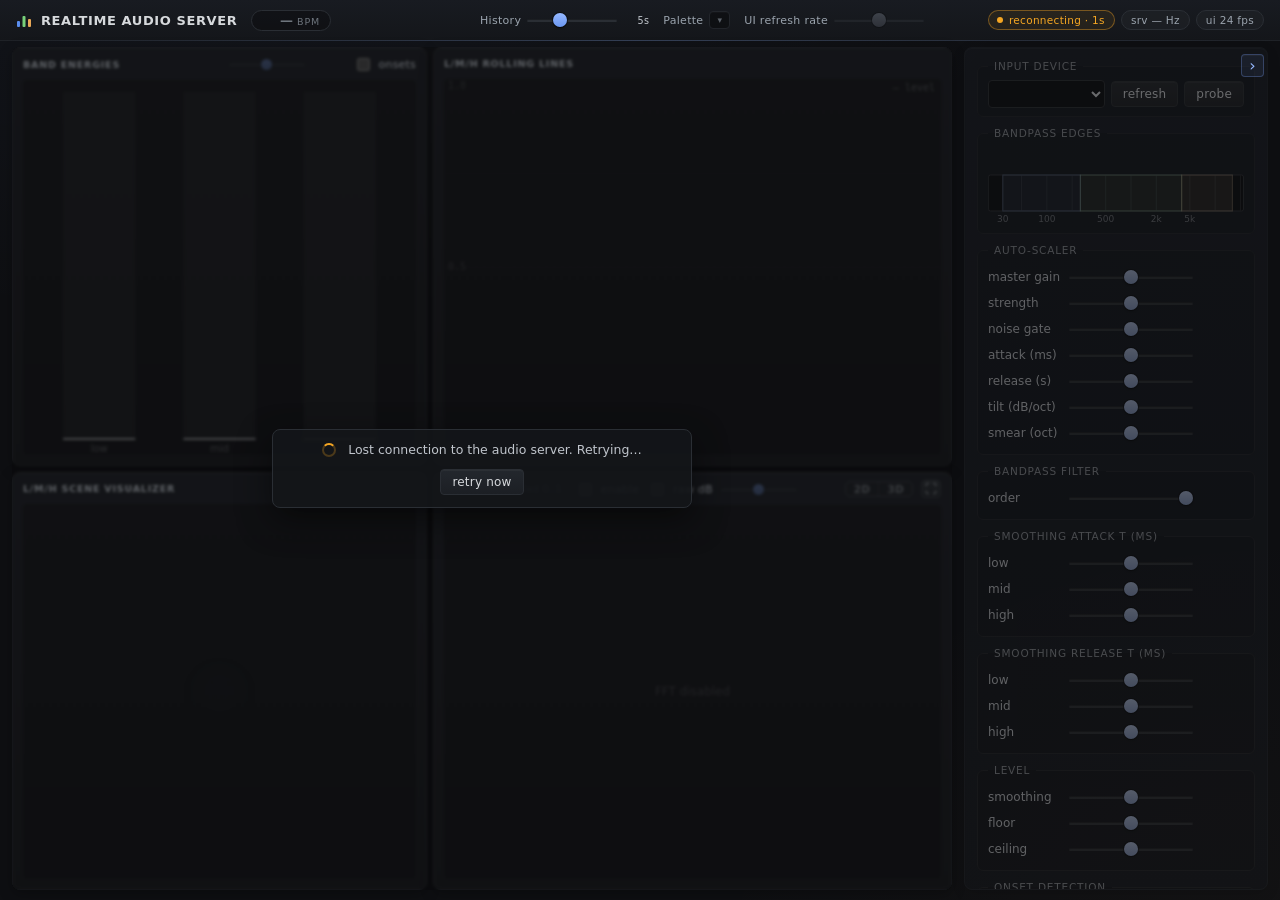
<file: ui/index.html>
<!doctype html>
<html lang="en" translate="no">
  <head>
    <meta charset="utf-8" />
    <meta name="google" content="notranslate" />
    <meta name="viewport" content="width=device-width,initial-scale=1" />
    <title>Realtime Audio Server</title>
    <meta name="color-scheme" content="dark" />
    <meta name="theme-color" content="#14161a" />
    <link rel="icon" type="image/svg+xml" href="favicon.svg" />
    <link rel="stylesheet" href="style.css" />
  </head>
  <body class="offline">
    <header class="topbar">
      <h1 class="brand"><svg class="brand-mark" viewBox="0 0 16 16" aria-hidden="true"><rect x="1" y="9" width="3" height="6" rx="1" style="fill: var(--low)"/><rect x="6.5" y="4" width="3" height="11" rx="1" style="fill: var(--mid)"/><rect x="12" y="7" width="3" height="8" rx="1" style="fill: var(--high)"/></svg><span class="brand-name">Realtime Audio Server</span></h1>
      <span id="bpm-readout" class="bpm-readout" title="**Live tempo estimate.**

Rolling BPM derived from the **low-band onset stream** (the same `/audio/onset/low` events sent over OSC and shown by the square flash above the L bar). Reads `— BPM` until a few onsets have accumulated, or after long silence.

Tune the detector by tuning the `low` signal: bandpass edges, smoothing tau, auto-scaler strength, and noise gate all shape what the tracker sees.

Also published as OSC `/audio/bpm <f>` (per audio block). The `mid` and `high` onset streams are pure rising-edge triggers and do not feed BPM."><span class="bpm-value">—</span><span class="bpm-unit">BPM</span></span>
      <div class="topbar-right">
        <label class="topbar-fps" title="**History window** (seconds).

How far back in time both history views reach:

- **L/M/H rolling lines** — the width of the chart
- **FFT 3D** — the distance to the horizon

Larger values pack more time into the same space (and slow the 3D waves down).

*Visual only — not persisted, not sent to the server.*">History <input type="range" id="history-s" min="2" max="30" step="0.001" data-log="1" aria-label="History window" /> <span id="history-s-val"></span></label>
        <div class="topbar-fps palette-picker"><span id="palette-label">Palette</span> <button type="button" id="palette-select" class="pal-btn" title="**Color palette** for the whole UI: band colors (bars, lines, scene, FFT overlays), the 2D spectrum ramp, the accent, the background tint — and every 3D style, which maps its own roles onto the low / mid / high colors (e.g. *Synthwave* + *Neon* = classic outrun).

*Visual only — saved on the server so every browser shows the same palette.*" aria-haspopup="listbox" aria-expanded="false" aria-labelledby="palette-label palette-select"></button><ul id="palette-menu" class="pal-menu" role="listbox" aria-label="Color palette" tabindex="-1" hidden></ul></div>
        <label class="topbar-fps" title="**UI refresh rate.** Target frame rate for the browser visualization.

Drives both:

- how often the server pushes L/M/H snapshots and FFT frames over WS
- how often the canvases redraw (throttled to match)

Snaps to standard frame rates: `15 / 24 / 30 / 40 / 60 fps`, capped at 60.">UI refresh rate <input type="range" id="ws-hz" min="0" max="4" step="1" /> <span id="ws-hz-val"></span></label>
        <div class="badges">
          <span class="badge badge-audio" id="audio-status" role="status" hidden title="**No audio from the input device.** The server received no audio blocks for over a second — usually the mic was unplugged or its driver stopped.

The server keeps trying to reopen it every few seconds (same device by name, else the system default) and sends `/audio/lmh 0 0 0` + `/audio/bpm 0` over OSC so downstream visuals settle to silence instead of freezing. A silent-but-working mic does *not* trigger this.">no audio input</span>
          <button type="button" class="badge badge-conn connecting" id="ws-status" title="**Connection to the audio server** (WebSocket).

- **live** — connected; controls and visualizers are in sync with the server.
- **reconnecting** — the server is unreachable; the UI retries automatically with backoff. *Click to retry right away.*

While disconnected the visualizers are cleared and the controls are disabled, so nothing stale is ever shown as live."><span class="badge-text">connecting…</span></button>
          <span class="badge badge-metric" id="server-fps">srv — Hz</span>
          <span class="badge badge-metric" id="ui-fps">ui — fps</span>
        </div>
      </div>
    </header>

    <main class="grid" id="main-grid">
      <section class="viz-grid">
        <div class="viz-card" data-card="bars">
          <div class="viz-title"><span title="**L/M/H output + per-band onset triggers — both sent over OSC.**

The three colored bars (`low`, `mid`, `high`) are the live signal that ships to downstream consumers. The **white peak-hold ticks are visual only** — not transmitted. The **square above each bar** flashes on each onset detected for that band (server-side detector running on the same band signal — see the Onset detection section in the side panel for tuning).

Each onset is sent over OSC as `/audio/onset/{low,mid,high}` (only on onsets, no `0` filler) and as `low_onset`/`mid_onset`/`high_onset` flags in the WS snapshot.

# OSC

- Address: `/audio/lmh`
- Payload: `[low: f32, mid: f32, high: f32]` — three floats per message
- Range: `[0, 1]` typically (unclamped — *master gain* > 1 can push above)
- Rate: matches the audio block rate (~`sr / blocksize`, e.g. ~187 Hz at 48 kHz / 256-sample blocks)
- Default destination: `127.0.0.1:9000` (configurable in `configs/main.yaml` under `osc.destinations`)
- Band edges (Hz) are announced once on `/audio/meta` — see config or the band selector.

# WebSocket

Same values are also published in the JSON `snapshot` frames on `ws://127.0.0.1:8765` (fields `low` / `mid` / `high`, master gain applied; unscaled smoothed RMS in `low_raw` / `mid_raw` / `high_raw`).">Band energies</span> <span class="viz-tools"><label class="inline" title="**Peak-hold decay rate** (units / sec).

Affects the white peak ticks on this graph **and** on the FFT graph.

- Smaller → peaks linger longer
- Larger → peaks fall faster

*Visual only — does not affect DSP or OSC payload.*"><input type="range" id="peak-decay" class="title-slider" min="0.05" max="3" step="0.001" data-log="1" aria-label="Peak-hold decay rate" /> <span id="peak-decay-val"></span></label> <label class="inline" title="**Display per-band onset squares.**

Shows / hides the three colored squares above the L/M/H bars that flash on each detected onset (low / mid / high).

*Visual only — does NOT affect server-side detection, OSC `/audio/onset/*` events, or WS snapshot fields. The detectors keep running and the wire payload is unchanged regardless of this toggle.*

Off by default — turn on when actively tuning onset parameters or driving the UI itself from the band triggers."><input type="checkbox" id="show-onsets" /> onsets</label></span></div>
          <canvas id="viz-bars" width="320" height="200" role="img" aria-label="Band energy bars: low, mid, high"></canvas>
        </div>
        <div class="viz-card" data-card="lines">
          <div class="viz-title"><span title="**L/M/H output — sent over OSC.**

Rolling history of the same three signals as the bar graph, plus the thin white **level** curve (`/audio/level`: overall loudness, never auto-scaled — tune it in the *Level* panel). The colored polylines (`low`, `mid`, `high`) are what ships downstream; peak-hold markers on the bars graph are visual only.

# OSC

- Address: `/audio/lmh`
- Payload: `[low: f32, mid: f32, high: f32]`
- Range: `[0, 1]` typically (unclamped if *master gain* > 1)
- Rate: per audio block (~`sr / blocksize`, e.g. ~187 Hz at 48 kHz / 256)
- Default destination: `127.0.0.1:9000` (configure in `configs/main.yaml` → `osc.destinations`)
- Meta on `/audio/meta` carries `[sr, blocksize, n_fft_bins, low_lo, low_hi, mid_lo, mid_hi, high_lo, high_hi]`

# WebSocket

Also available in the JSON `snapshot` frames on `ws://127.0.0.1:8765` (fields `low` / `mid` / `high`, master gain applied).">L/M/H rolling lines</span></div>
          <canvas id="viz-lines" width="640" height="200" role="img" aria-label="Rolling history of low, mid and high band energy and the overall level"></canvas>
        </div>
        <div class="viz-card" data-card="scene">
          <div class="viz-title"><span title="**Visual aid only — not an output signal.**

The disc, tint, and sparkles are a decorative reactive scene driven from the same L/M/H values as the other graphs. Nothing here is transmitted: no separate OSC address, no separate WS payload.

To consume the underlying signal, use `/audio/lmh` (see the bars or rolling-lines tooltips).">L/M/H Scene Visualizer</span></div>
          <canvas id="viz-scene" width="640" height="200" role="img" aria-label="Decorative scene driven by the band energies"></canvas>
        </div>
        <div class="viz-card" data-card="fft">
          <div class="viz-title"><span title="**FFT output — sent over OSC.**

What you see here is **byte-identical** to the wire payload. The white peak-hold ticks are visual only.

# OSC

- Address: `/audio/fft`
- Payload: `n_bins` float32 values (default `n_bins = 128`, configurable via `fft.n_bins` in `configs/main.yaml`)
- Range:
  - **raw dB OFF** (default) → `[0, 1]` post-processed (smoother → auto-scaler → gate → tanh → strength blend)
  - **raw dB ON** → log-spaced spectrum in dB; empty low bins are rewritten to `db_floor` on OSC so consumers stay in-range
- Rate: hop-rate (~`sr / hop`, e.g. ~94 Hz at 48 kHz / hop=512). Only sent when the FFT worker is enabled and `osc.send_fft` is true.
- Default destination: `127.0.0.1:9000`
- Bin layout: log-spaced from `fft.f_min` to Nyquist; geometry announced once on `/audio/meta` (`n_fft_bins`).

# WebSocket

Same bins are pushed as a binary frame on `ws://127.0.0.1:8765`:
`[type=1: u8][reserved: u8][n_bins: u16 LE][float32 × n_bins LE]`. The `meta.fft_send_raw_db` flag tells you which interpretation applies.">FFT <span id="fft-title-mode" class="viz-title-mode">log-x · scaled 0..1</span></span> <span class="viz-tools"><label class="inline" title="**Enable / disable the FFT worker.**

Disabling saves CPU when you only need L/M/H."><input type="checkbox" id="fft-toggle" /> enable</label> <label class="inline" id="fft-raw-db-wrap" title="**What you see is what's sent.** This graph is byte-identical to the `/audio/fft` OSC payload.

- **OFF** (default): server runs the same per-bin pipeline as L/M/H (smoother → asymmetric auto-scaler → soft gate → tanh → strength blend) and sends `[0..1]` post-processed values.
- **ON**: server sends the raw wire-dB log spectrum (sentinels rendered as gaps).

The server is authoritative — toggling sends `set_fft_send_raw_db`; the OSC payload switches in lockstep with the visualization."><input type="checkbox" id="fft-raw-db" /> raw dB</label> <label class="inline" id="fft-bins-wrap" title="**FFT bins** — how many log-spaced frequency bins the spectrum has (`n_fft_bins`, from `f_min` up to Nyquist).

- **More bins** → finer frequency detail, bigger `/audio/fft` OSC packets (4 bytes per bin). Range `16`–`1024`.
- **Fewer bins** → coarser, cheaper, smaller packets.

The low end can't get finer than the FFT window allows (~47 Hz per linear bin at 1024 samples / 48 kHz); log bins narrower than that are filled by interpolation.

**Changes the OSC payload**: downstream consumers see the new bin count on `/audio/meta`."><input type="range" id="fft-bins" class="title-slider" min="0" max="12" step="1" aria-label="FFT bin count" /> <span id="fft-bins-val"></span></label> <label class="inline" id="fft3d-style-wrap" hidden title="**3D style** — how the history is drawn.

- **Cloud** — dust on a faint sea, in the palette's band colors
- **Topo** — a survey map with contour lines and hill shading, seen from above
- **Spectrogram** — a spectrogram sheet in shallow perspective, lightness-ordered colormap

The 3D view has its own analysis (the spectro stream): a frame every ~5 ms, 1024 log bins from 20 Hz to 20 kHz, long windows in the bass and short ones in the treble, in dB, averaged over the **Smooth** time. Every pixel reads that data directly.

*Visual only — does not affect DSP or the OSC payload.*"><select id="fft3d-style" class="title-select" aria-label="3D style"></select></label> <span id="fft3d-tools" hidden><span class="seg" role="radiogroup" aria-label="3D source" title="**3D source** — what the 3D view draws.

- **spectro**: its own analysis, made for looking (~1024 log bins, a frame every ~5 ms). The pickers next to it shape it.
- **OSC**: the `/audio/fft` frames the 2D view draws and the LEDs get, as received: the 2D picture over time, one row per frame (the UI refresh rate, or the FFT hop rate if slower). The side panel, *raw dB* and the bin count shape it; the resolution, smooth, detail, range, curve, tonal and view-tilt pickers don't apply and hide.

*Visual only — does not affect DSP or the OSC payload.*"><label><input type="radio" name="fft3d-source" id="fft3d-source-spectro" value="spectro" /><span>spectro</span></label><label><input type="radio" name="fft3d-source" id="fft3d-source-fft" value="fft" /><span>OSC</span></label></span> <label class="inline" title="**Resolution** — the time ↔ pitch trade-off of the 3D view's analysis.

Every frequency gets the window length that suits it (long in the bass, short in the treble); this shifts the whole ladder:

- **Time** — sharpest onsets and rhythm; pitch blurs (≈ 1/5 octave peaks).
- **Balanced** — harmonics of a note resolve, kicks stay crisp.
- **Pitch** — splits a semitone above ~200 Hz; onsets smear in the bass and mids.

Server-side, shared by every open 3D view. *Visual only — does not affect DSP or the OSC payload.*"><select id="fft3d-res" class="title-select" aria-label="3D resolution"><option value="time">time</option><option value="balanced">balanced</option><option value="pitch">pitch</option></select></label> <label class="inline" title="**Smooth** — how long each frequency's power is averaged before it is drawn.

The raw analysis re-measures every 5 ms. Anything noise-like (hats, reverb, air, the mic's own hiss) then lands on a new random level each time: speckle, and shimmer as the picture scrolls. Averaging steadies it; a steady tone keeps its level either way.

- **Off**: the raw frames. Sharpest in time, noisiest.
- **20 ms**: light. Fast hats stay apart.
- **40 ms**: calm surface, onsets still rise within a frame or two.
- **80 ms**: calmest; fast rhythms start to merge.

Applies to new frames. *Visual only.*"><select id="fft3d-smooth" class="title-select" aria-label="3D smoothing"><option value="0">raw</option><option value="20">20 ms</option><option value="40">40 ms</option><option value="80">80 ms</option></select></label> <label class="inline" title="**Detail** — how finely the picture resolves frequency.

Hearing pools the energy inside about a third of an octave: it follows a hi-hat as one burst, not as the hundreds of separate frequencies the analysis finds in it. Drawn bin by bin, that fine structure is a field of spikes with nothing audible behind it, and it hides the shapes you do hear.

- **Full**: every bin. Sharpest lines for single notes, spiky treble.
- **1/12 oct**: a semitone. Light.
- **1/6 oct**: close to hearing. The low harmonics of a note stay apart, noise becomes a smooth swell.
- **1/3 oct**: broad shapes only.

Applies to new frames. *Visual only.*"><select id="fft3d-blur" class="title-select" aria-label="3D frequency detail"><option value="0">full</option><option value="0.08">1/12 oct</option><option value="0.17">1/6 oct</option><option value="0.33">1/3 oct</option></select></label> <label class="inline" title="**Range** — how many dB below the top still show above the floor. The top is the loudest level of the last 20 s, so it stands still while the music keeps its level and only moves when it gets louder or stays quieter.

- **Small** (40 dB): only the strong components, high contrast.
- **Large** (70 dB): quiet detail, reverb tails and noise too.

Re-maps the whole history at once. *Visual only.*"><select id="fft3d-range" class="title-select" aria-label="3D dB range"><option value="40">40 dB</option><option value="50">50 dB</option><option value="60">60 dB</option><option value="70">70 dB</option></select></label> <label class="inline" title="**Curve** — how level becomes height.

- **dB**: height is linear in dB. Honest, but a sound a quarter as loud as the loudest still stands half as tall (40 dB range), so everything looks about equally present.
- **Loud**: closer to how loud things sound. Quiet layers sink toward the floor, what you actually hear stands up.
- **Peaks**: stronger still; only the dominant sounds rise.

Re-maps the whole history at once. *Visual only.*"><select id="fft3d-gamma" class="title-select" aria-label="3D height curve"><option value="1">dB</option><option value="2">loud</option><option value="3">peaks</option></select></label> <label class="inline" title="**Tonal** — brings out notes.

Height shows energy, and a melody sits far under the drums. You still hear it clearly because it is a steady pitch; a hit or a hiss is not. Wherever the sound is tonal (narrow in frequency and held for a moment), the surface is lifted toward the top and lit, so a melodic line is a bright thread running into the depth.

- **Off**: energy only.
- **Soft**: notes stand out, the drums still lead.
- **Strong**: notes lead; best for ambient and sparse music.

The loudest sounds are not lifted, and the dB reading behind the picture is unchanged. Applies to new frames. *Visual only.*"><select id="fft3d-tonal" class="title-select" aria-label="3D tonal emphasis"><option value="0">no tonal</option><option value="0.5">tonal</option><option value="1">tonal +</option></select></label> <label class="inline" title="**Color** — what the hue means.

- **By band**: the style's own colors (in Cloud: where a sound sits on the frequency axis).
- **By moment**: each instant takes the color of the bands sounding in it, across the whole row: the low color on a kick, the high color on a hat, a mix when several play. Rhythm becomes a color pattern along time.
- **Blend**: halfway.

Each band is judged against its own recent peak, so quiet hats color a moment as strongly as a loud kick. The bands are split where your L/M/H bandpass edges meet. Re-maps the whole history at once. *Visual only.*"><select id="fft3d-moment" class="title-select" aria-label="3D color meaning"><option value="0">by band</option><option value="0.5">blend</option><option value="1">by moment</option></select></label> <label class="inline" title="**View tilt** (3D picture only) — dB per octave added around 1 kHz. Not the side panel's *tilt*, which shapes the LED FFT and L/M/H.

The analysis is constant-Q, so pink noise (about the long-term spectrum of music) reads flat at **0**. A positive tilt brightens the treble: cymbals, sibilance and air.

Re-maps the whole history at once. *Visual only.*"><select id="fft3d-tilt" class="title-select" aria-label="3D view tilt, dB per octave"><option value="-3">view tilt −3</option><option value="0">view tilt 0</option><option value="1.5">view tilt +1.5</option><option value="3">view tilt +3</option><option value="4.5">view tilt +4.5</option></select></label> <button type="button" class="title-btn" id="fft3d-cam-btn" aria-expanded="false" aria-controls="fft3d-cam" title="**Camera** — how the 3D view is framed: front-row overscan, perspective, skew, peak height, horizon.

Saved on the server (`ui.fft3d` in the config), like the pickers next to it. *Visual only.*">camera</button></span> <span class="seg" role="radiogroup" aria-label="FFT view" title="**2D / 3D view.**

- **2D**: spectrum with peak-hold ticks and the draggable band overlay.
- **3D**: history "ocean" — the newest spectrum is the front wave; older spectra recede toward the horizon, shrinking and fading. Depth = the **History** slider in the top bar. Band edges are then edited from the side panel.

*Visual only — does not affect DSP or the OSC payload.*"><label><input type="radio" name="fft-view" id="fft-view-2d" value="2d" /><span>2D</span></label><label><input type="radio" name="fft-view" id="fft-view-3d" value="3d" /><span>3D</span></label></span> <button type="button" class="icon-btn" id="fft-fullscreen" aria-label="Full screen" title="**Full screen** (Esc to exit).">⛶</button></span></div>
          <div class="viz-stack">
            <canvas id="viz-fft" width="640" height="200" role="img" aria-label="FFT spectrum"></canvas>
            <div id="fft3d-cam" class="cam-panel" role="group" aria-label="3D camera" hidden>
              <div class="cam-head"><span>Camera</span> <button type="button" id="fft3d-cam-reset" title="Back to the defaults: overscan 5 %, perspective ×1, centred, height ×1, horizon 0 %, glow 50 %, bloom 50 %.">reset</button> <button type="button" class="icon-btn" id="fft3d-cam-close" aria-label="Close camera settings">✕</button></div>
              <label title="**Overscan** — how far the newest (front) row reaches past each side of the card, as a share of its width.

The rows narrow toward the back, so with some overscan the surface fills the card's full width from a moment behind the front, instead of leaving empty corners.">overscan <input type="range" id="fft3d-cam-overscan" min="0" max="30" step="1" /> <span id="fft3d-cam-overscan-val"></span></label>
              <label title="**Perspective** — how much the rows narrow toward the horizon, relative to the style's own look (×1).

- **×0**: parallel rows, a flat sheet with no convergence.
- **×2–3**: strong depth, the far rows a narrow strip.">perspective <input type="range" id="fft3d-cam-perspective" min="0" max="300" step="5" /> <span id="fft3d-cam-perspective-val"></span></label>
              <label title="**Skew** — slides the far rows left or right, as if seen at an angle. The front row stays put; at 100 % the horizon's centre sits on the card's edge.">skew <input type="range" id="fft3d-cam-skew" min="-100" max="100" step="1" /> <span id="fft3d-cam-skew-val"></span></label>
              <label title="**Height** — peak height, relative to the style's own (×1).">height <input type="range" id="fft3d-cam-height" min="25" max="300" step="5" /> <span id="fft3d-cam-height-val"></span></label>
              <label title="**Horizon** — lowers the far edge toward the front: a lower, flatter camera that packs the history into less height. At 0 % the horizon sits just low enough that a full-height far row still fits.">horizon <input type="range" id="fft3d-cam-horizon" min="0" max="80" step="1" /> <span id="fft3d-cam-horizon-val"></span></label>
              <div class="cam-sub">Light <span>cloud style</span></div>
              <label title="**Glow** — how the Cloud surface gets its light.

- **0 %**: matte terrain lit from the front left, with shade in the valleys.
- **100 %**: a near-black body that emits by level, so the sound itself is the light.

*Cloud style only. Visual only.*">glow <input type="range" id="fft3d-cam-glow" min="0" max="100" step="1" /> <span id="fft3d-cam-glow-val"></span></label>
              <label title="**Bloom** — a soft halo around the bright parts: peaks, notes, beginnings and the front rim.

At 0 % the bloom pass is skipped entirely (cheapest on the GPU).

*Cloud style only. Visual only.*">bloom <input type="range" id="fft3d-cam-bloom" min="0" max="150" step="1" /> <span id="fft3d-cam-bloom-val"></span></label>
            </div>
          </div>
        </div>
        <div class="conn-overlay" id="conn-overlay" role="status">
          <div class="conn-card">
            <span class="conn-spinner" aria-hidden="true"></span>
            <span id="conn-overlay-msg">Connecting to the audio server…</span>
            <button type="button" id="conn-overlay-retry" hidden>retry now</button>
          </div>
        </div>
      </section>

      <div class="grid-resizer" id="grid-resizer" role="separator" aria-orientation="vertical" aria-label="Resize side panel" tabindex="0" title="Drag (or use ← / →) to resize the side panel. Drag it almost closed to collapse."></div>

      <aside class="controls">
        <fieldset>
          <legend>Input device <span id="device-status" class="device-status" role="status" hidden></span></legend>
          <select id="device-select" aria-label="Input device"></select>
          <button id="device-refresh" title="**Re-enumerate input devices** via PortAudio.

Use after plugging / unplugging a device. PortAudio only sees new devices after a re-init, which briefly restarts the audio input (~150 ms gap; levels keep their auto-scaler state).">refresh</button>
          <button id="device-probe" title="**Re-enumerate AND probe** every input briefly (~200 ms each) to detect which ones are currently producing signal.

Devices that saw audio during the probe get a ★.

*Slower than refresh, and momentarily grabs each device — use sparingly.*">probe</button>
        </fieldset>

        <fieldset id="fieldset-bandpass">
          <legend>Bandpass edges</legend>
          <div id="freq-axis" title="**Bandpass edges.**

- Click a colored band to **select** it.
- Drag its **body** to shift the whole band.
- Drag a **left / right handle** to move just that edge.
- Click outside any band to deselect.

Bands may overlap."></div>
        </fieldset>

        <fieldset>
          <legend>Auto-scaler</legend>
          <label title="**Master gain.** Final multiplier on everything that goes out (L/M/H + FFT, both OSC and WebSocket).

- `1.0` (centered) — the post-processing pipeline's natural output
- `< 1.0` — attenuate
- `> 1.0` — push above the conventional `[0, 1]` range. Downstream consumers must accept this; UI bars cosmetically clamp at `1.0` but the wire payload is unclamped. The track tints orange→red as a warning.">master gain <input type="range" id="autoscale-master" min="50" max="150" step="1" /> <span id="autoscale-master-val"></span></label>
          <label title="**Strength.** Blend between *equalized* output (everything looks similar in level) and *honest* output (raw dB / RMS readout).

- `100%` → full per-bin / per-band auto-normalization. Quiet content looks as prominent as loud content. Best for visualizers and reactive features that should always look 'alive'.
- `0%` → unprocessed readout. The FFT shows true level differences across frequency; L/M/H reflects raw band energy.
- In-between → partial equalization.

Drives both the L/M/H output and the FFT visualizer.">strength <input type="range" id="autoscale-strength" min="0" max="100" step="1" /> <span id="autoscale-strength-val"></span></label>
          <label title="**Noise gate.** Anything below this RMS is treated as silence — the auto-scaler won't try to amplify it.

Without a gate, the auto-scaler would happily normalize background hiss up to full scale during quiet passages.

- Shown in `dBFS` (digital full-scale reference)
- Applied to both L/M/H and FFT bins
- Bins below the floor pin to the chart bottom (no disappearing bars)">noise gate <input type="range" id="autoscale-floor" min="0" max="1000" step="1" /> <span id="autoscale-floor-val"></span></label>
          <label title="**Attack time.** How fast the auto-scaler locks into a *rising* signal.

This sets how quickly it reacts when the input gets suddenly louder.

- Smaller (`5–20 ms`) → snappy. Transients lock in immediately; the auto-scale catches up to a sudden loud passage almost instantly.
- Larger → damped. New peaks are absorbed gradually, less reactive to sudden level changes.

Drives both the L/M/H and the FFT per-bin auto-scaler.">attack (ms) <input type="range" id="autoscale-attack" min="1" max="500" step="1" data-log="1" /> <span id="autoscale-attack-val"></span></label>
          <label title="**Release time.** How fast the auto-scaler locks into a *falling* signal — the **rolling memory** of the auto-rescaler.

The tracked peak decays over this time constant. Once it has decayed below the current signal, the new value becomes the peak.

- Longer (`60–300 s`) → stable view across long passages. A loud chorus won't make the following quiet verse vanish.
- Shorter (`10–30 s`) → faster adaptation. The visualizer constantly rescales to whatever is loud right now (more dynamic, but compresses the contrast between loud and quiet sections).
- Snaps to multiples of `10 s`

Drives both the L/M/H and the FFT per-bin auto-scaler.">release (s) <input type="range" id="autoscale-tau" min="10" max="300" step="1" data-log="1" /> <span id="autoscale-tau-val"></span></label>
          <label title="**Spectral tilt.** Tilts the gate and auto-scaler across frequency: `+N dB/oct` above 1 kHz, `−N dB/oct` below.

Most music has far more energy in the lows than the highs (the `1/f` / pink-noise shape). Without tilt, bass dominates and the high end sits permanently below the gate. Tilting brings them back to parity.

Typical values:

- `0` → flat, honest dB / single global gate
- `~3` → pink-noise compensation. Most music feels balanced across the spectrum.
- higher → push more high-end through the gate

Affects both pipelines, but only their auto-scaled share (the **strength** part): at strength `0`, and on the FFT with **raw dB** on, tilt changes nothing.

- **FFT**: tilts each bin before the per-bin auto-scaler, so it reshapes the processed `/audio/fft` payload and the 2D graph. The raw-dB stream is never tilted.
- **L/M/H**: derives a per-band noise floor from each band's geometric center, so the same global gate fires uniformly across frequency.

Not the 3D view's *view tilt* picker, which only changes that picture.">tilt (dB/oct) <input type="range" id="fft-tilt" min="-60" max="120" step="1" /> <span id="fft-tilt-val"></span></label>
          <label title="**FFT-only.** Spatial smear of the per-bin auto-scaler (Gaussian, width in **octaves** of frequency).

Without smear, a sustained pure tone (a single bin holding a high value) normalizes *itself* down to nothing — it becomes its own peak and divides itself out, ending up looking smaller than its quiet neighbors.

Smearing the peak across nearby bins fixes this: the tone now competes against its spectral surroundings instead of just itself, so it reads as a real spike against the spectrum.

- `0` → each bin self-normalizes; sustained tones vanish
- `~0.3 oct` (default) → tones survive while broadband shape is still equalized
- Higher → more local frequency contour preserved, less global flattening

*L/M/H has no spectral context, so this only affects the FFT.*">smear (oct) <input type="range" id="fft-peak-smear" min="0" max="200" step="1" /> <span id="fft-peak-smear-val"></span></label>
        </fieldset>

        <fieldset>
          <legend>Bandpass filter</legend>
          <label title="**Butterworth bandpass order** for all three L/M/H bands.

Each step adds biquads per band (one biquad per order step per band: 6 total at order 2, 12 at order 4). CPU scales linearly. The output is RMS-integrated, so steeper skirts buy very little visible — order 2 (~12 dB/oct) is plenty for envelope/beat work and is the recommended default on slower hardware (e.g. Raspberry Pi). Order 4 (~24 dB/oct) is for tighter band isolation when you can spare the CPU.">order <input type="range" id="filter-order" min="2" max="4" step="2" /> <span id="filter-order-val"></span></label>
        </fieldset>

        <fieldset>
          <legend title="**Smoothing — attack side.**

How fast the smoothed value *responds to a rising signal*. This determines how sharply transients (kicks, snares, hi-hats, vocal consonants) register in the feature stream.

What this means in audio terms:

- **Smaller** (`1–10 ms`) → onsets pass through almost instantly. Kicks and snares read as sharp spikes; the feature locks onto **the beat**. Best for rhythmic / beat-reactive visualizers.
- **Larger** (`50+ ms`) → onsets get smoothed; output behaves more like a symmetric averager. Better for a 'loudness contour' feel, worse for rhythmic sync.

Setting **attack ≪ release** is what makes the feature track the beat rather than the harmonic flutter inside held notes.

Per-band τ also drives the FFT-bin smoother (log-interpolated from the L/M/H band centers).">Smoothing attack τ (ms)</legend>
          <label title="**LOW band attack.**

Catches the rising edge of kick / sub events. `~10–20 ms` is a sweet spot — long enough to ignore pre-ringing, short enough to read as 'on the beat'.">low <input type="range" id="tau-attack-low"  min="1" max="200" step="1" data-log="1" /> <span id="tau-attack-low-val"></span></label>
          <label title="**MID band attack.**

Catches snare snap and vocal consonants. `~3–5 ms` is typical — fast enough that each hit registers as a distinct percussive event.">mid <input type="range" id="tau-attack-mid"  min="1" max="200" step="1" data-log="1" /> <span id="tau-attack-mid-val"></span></label>
          <label title="**HIGH band attack.**

Catches hat / cymbal / sibilance onsets. `~3 ms or less` — these events are short and need to register sharply or they'll get blurred into the surrounding sizzle.">high <input type="range" id="tau-attack-high" min="1" max="200" step="1" data-log="1" /> <span id="tau-attack-high-val"></span></label>
        </fieldset>

        <fieldset>
          <legend title="**Smoothing — release side.**

How fast the smoothed value *decays* after a peak. This is the dominant source of trailing latency in the L/M/H feature stream and FFT bins.

What this means in audio terms:

- **Larger** → output looks smoother, more 'flowing'. Harmonic flutter inside a held note is averaged out. Good for ambient features and mood-style visualizers.
- **Smaller** → output is twitchier, follows individual cycles more closely. Good for percussive / rhythmic features where you want energy to drop fast between hits so each hit reads as distinct.

The matching attack-τ knobs above control how fast onsets pass through. Setting **release ≫ attack** is the classic percussion shape: fast hit, slow tail.

Per-band τ also drives the FFT-bin smoother (log-interpolated from the L/M/H band centers).">Smoothing release τ (ms)</legend>
          <label title="**LOW band release.**

Larger → smooths sustained bass; kick body and bass notes blur into a flowing envelope. Smaller → each kick decays sharply, distinct hits stay separated.

Falling-edge τ only — onsets are governed by the attack-τ slider above.">low <input type="range" id="tau-low"  min="5" max="2000" step="1" data-log="1" /> <span id="tau-low-val"></span></label>
          <label title="**MID band release.**

Larger → smooths sustained voice and snare body into a held envelope. Smaller → consonants and snare hits decay quickly, transients stay punchy.

Falling-edge τ only — onsets are governed by the attack-τ slider above.">mid <input type="range" id="tau-mid"  min="5" max="2000" step="1" data-log="1" /> <span id="tau-mid-val"></span></label>
          <label title="**HIGH band release.**

Larger → hat / cymbal sizzle averages into a continuous shimmer. Smaller → each cymbal strike fades fast, individual hi-hat hits remain crisp.

Falling-edge τ only — onsets are governed by the attack-τ slider above.">high <input type="range" id="tau-high" min="5" max="2000" step="1" data-log="1" /> <span id="tau-high-val"></span></label>
        </fieldset>

        <fieldset id="fieldset-level">
          <legend title="**Level — overall loudness, never auto-scaled.**

One number for how loud the input is right now, sent as `/audio/level` on every audio block and drawn as the white curve in the *L/M/H rolling lines* chart.

Unlike `low` / `mid` / `high`, nothing rescales it over time: a quiet song stays low, a loud one stays high. Use it downstream for *loud is bright, quiet is dim*.

- Measured on the whole signal (before the band filters), as RMS in `dBFS`
- Not affected by *master gain*, the noise gate or the auto-scaler
- The range below maps to `0..1`; anything outside is clipped to `0` or `1`

Whatever reads `/audio/level` reacts to the `0..1` value, so moving the range changes what it does.">Level</legend>
          <label title="**Smoothing.** Averaging time of the loudness meter.

- **Shorter** (`20–100 ms`) → follows every hit; the curve pulses with the beat
- **Longer** (`0.5–10 s`) → follows the song's dynamics, not single hits

`100 ms` is the default.">smoothing <input type="range" id="level-tau" min="10" max="10000" step="1" data-log="1" /> <span id="level-tau-val"></span></label>
          <label title="**Floor.** The loudness that reads `0`. Anything quieter is clipped to `0`.

Raise it until the white curve sits at `0` when nothing is playing (room noise on a microphone is around `-60` to `-50 dBFS`).">floor <input type="range" id="level-floor" min="-90" max="-10" step="1" /> <span id="level-floor-val"></span></label>
          <label title="**Ceiling.** The loudness that reads `1`. Anything louder is clipped to `1`.

Lower it until the loudest passages just reach the top of the chart.">ceiling <input type="range" id="level-ceiling" min="-60" max="0" step="1" /> <span id="level-ceiling-val"></span></label>
        </fieldset>

        <fieldset id="fieldset-onset">
          <legend title="**Onset detection (per band).**

Three independent server-side onset detectors run on the post-processed `low` / `mid` / `high` signals (the same values you see on the bars / lines viz). Each fires a single `1` pulse on each detected transient — sent over OSC as `/audio/onset/low`, `/audio/onset/mid`, `/audio/onset/high` (only on onsets, no `0` filler), and as `low_onset`/`mid_onset`/`high_onset` in the WS snapshot.

The BPM readout in the page title is derived from the **low** onset stream only.

Tune in two stages:

1. **Shape the band's signal first.** The detector rides whatever that band looks like — bandpass edges, smoothing τ, autoscaler strength, noise gate all shape its input. Aim for a signal that visibly pulses on each transient (kick / snare / hat) with a clean fall between hits.
2. **Pick a band** with the selector below and dial these knobs for that band's trigger sensitivity / debounce / transient shape. Each band has its own three parameters.">Onset detection</legend>
          <div class="onset-band-select" role="tablist" aria-label="Onset band">
            <button type="button" data-band="low"  class="onset-band-btn active" role="tab" aria-selected="true">low</button>
            <button type="button" data-band="mid"  class="onset-band-btn" role="tab" aria-selected="false">mid</button>
            <button type="button" data-band="high" class="onset-band-btn" role="tab" aria-selected="false">high</button>
          </div>
          <label title="**Sensitivity** — how much louder a hit must be than the recent background to count as a beat.

Multiplier on a rolling average of recent activity in this band. A value of `2.0` means a hit needs to be at least twice as 'energetic' as what's been happening lately to fire.

- **Lower** (`1.1–1.5`) → more triggers. Catches softer hits, but also more false fires on flutter / noise.
- **`1.8`** → good default for most percussion-driven music.
- **Higher** (`2.5–4.0`) → stricter. Only the strongest hits fire.
- Crank up to `10.0` for ambient / noisy material where even `4.0` still produces stray triggers.">sensitivity <input type="range" id="onset-sensitivity" min="105" max="1000" step="5" /> <span id="onset-sensitivity-val"></span></label>
          <label title="**Cooldown** — minimum gap between two triggers in this band.

Once a hit fires, the detector ignores everything until this much time has passed. Stops one drum hit from registering as two.

- **Shorter** (`100–150 ms`) → catches fast patterns like hi-hat 16ths (at 120 BPM, 16ths are ~125 ms apart, so cooldown must be ≤ 120 ms).
- **Longer** (`350–500 ms`) → safer for messy material; guarantees at most one trigger per beat at moderate tempos, but misses fast subdivisions.
- Typical: kick ~250 ms, snare ~180 ms, hat ~120 ms.">cooldown <input type="range" id="onset-refractory" min="50" max="600" step="5" /> <span id="onset-refractory-val"></span></label>
          <label title="**Baseline window** — how far back the detector looks when deciding what counts as 'normal background level' for this band.

The detector compares the *current* level to a *baseline* level. Anything rising faster than the baseline can keep up = a hit. This window controls how slowly the baseline reacts.

- **Longer** (`500–1000 ms`) → baseline reacts slowly, so even gradual swells start to look like hits. Use for songs with slow build-ups or sustained sounds.
- **Shorter** (`100–200 ms`) → baseline reacts quickly to keep up with the music, so only really sharp snaps stand out. Best for tight kick / snare detection.
- Typical: kick ~300 ms, snare ~200 ms, hat ~150 ms.">baseline window <input type="range" id="onset-slow-tau" min="50" max="1000" step="10" data-log="1" /> <span id="onset-slow-tau-val"></span></label>
          <label title="**Min jump** — absolute minimum 'jump' size needed to fire a trigger, regardless of sensitivity. (Not the same as the Auto-scaler's *noise gate*, which gates the signal itself; this only gates the onset detector. Wire field: `abs_floor`.)

Sensitivity is *relative* (how much louder than the background). When the music is quiet, 'twice the background' might still be just room noise. This sets a hard floor underneath: anything smaller is treated as noise no matter what.

The single best knob for rejecting false triggers in quiet passages or noisy rooms.

The band signal lives in `[0, 1]`; real percussive hits typically jump by `0.2–0.5+`.

- **Lower** (`0.02–0.05`) → very permissive; catches soft hits but also fires on room noise.
- **`0.10`** → default. Rejects most noise-floor flutter while keeping real hits.
- **Higher** (`0.15–0.30`) → strict; only clearly louder-than-background hits fire. For noisy environments or when only the loudest beats should drive visuals.">min jump <input type="range" id="onset-abs-floor" min="0" max="50" step="1" /> <span id="onset-abs-floor-val"></span></label>
        </fieldset>

        <fieldset>
          <legend>Presets</legend>
          <div class="row">
            <input type="text" id="preset-name" placeholder="preset name" maxlength="64" aria-label="New preset name" autocomplete="off" spellcheck="false" />
            <button id="preset-save">save</button>
          </div>
          <div class="row">
            <select id="preset-list" aria-label="Saved presets"></select>
            <button id="preset-load">load</button>
          </div>
        </fieldset>

        <fieldset>
          <legend title="**Live timing** for each stage of the audio → visualization pipeline.

Each row shows **avg / p95 ms** per tick, plus a load bar (% of that stage's time budget). Bar turns **amber ≥ 50%**, **red ≥ 80%**.

# Server stages
- `cb` — PortAudio callback (per audio block)
- `dsp` — L/M/H IIR + RMS + smoother + auto-scaler
- `fft` — windowed FFT + log-bin + per-bin post-processing
- `ws` — WebSocket broadcast

# Browser stages
- `raf` — inter-draw interval vs target fps
- `lines / bars / scene / fft` — per-canvas paint cost

# Counters

Should all stay `0` in normal operation:

- `cb_overruns` — audio callback overruns (xruns)
- `dsp_drops` / `fft_drops` — blocks the worker couldn't keep up with">Performance</legend>
          <div id="perf-rows"></div>
          <div class="counters">
            <span>cb_overruns: <b id="cb_overruns">0</b></span>
            <span>dsp_drops: <b id="dsp_drops">0</b></span>
            <span>fft_drops: <b id="fft_drops">0</b></span>
          </div>
        </fieldset>

        <fieldset>
          <legend>Errors</legend>
          <div id="err-log" class="err-log" role="log" aria-live="off"></div>
        </fieldset>
      </aside>

      <button class="controls-collapse-btn" id="controls-collapse" type="button" title="Collapse side panel" aria-label="Collapse side panel">›</button>
      <button class="controls-expand-btn" id="controls-expand" type="button" title="Expand side panel" aria-label="Expand side panel">‹</button>
    </main>

    <div id="toasts" class="toasts" role="status" aria-live="polite"></div>

    <script type="module" src="src/main.js"></script>
  </body>
</html>
</file>
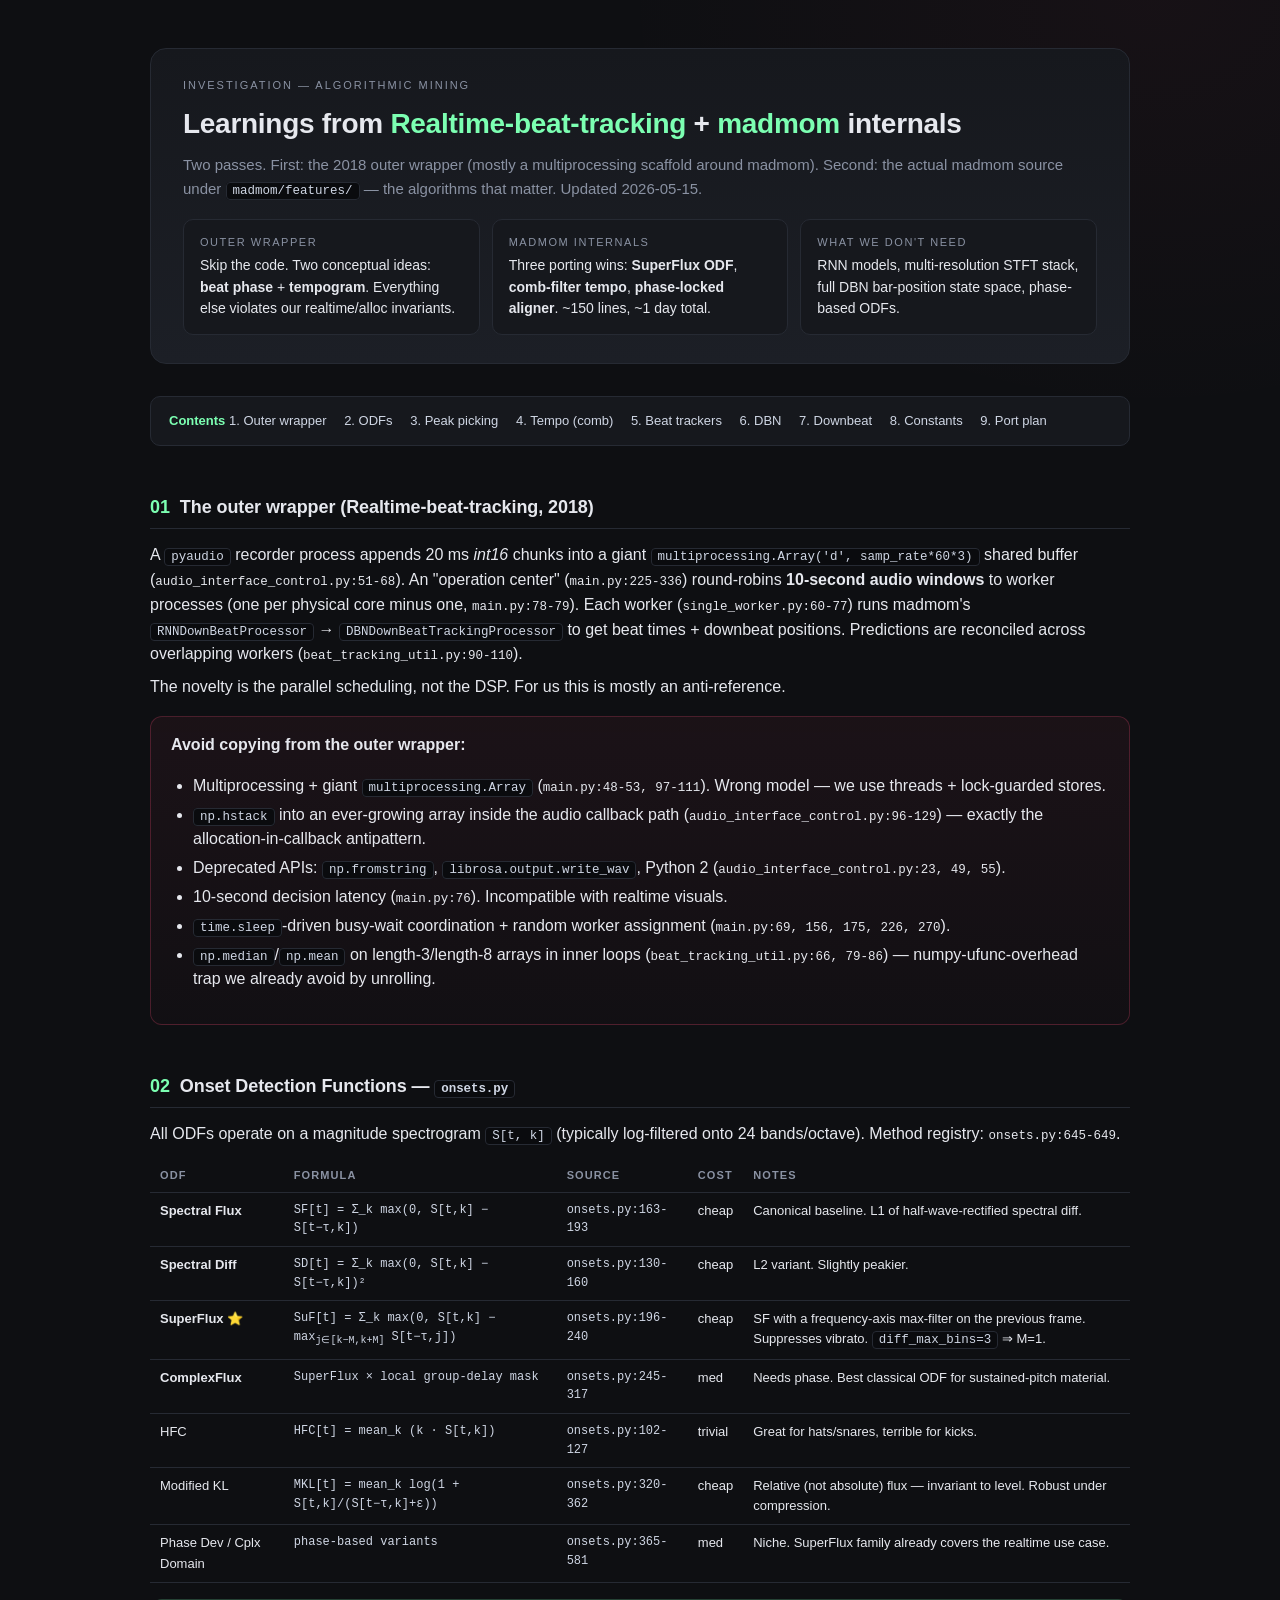
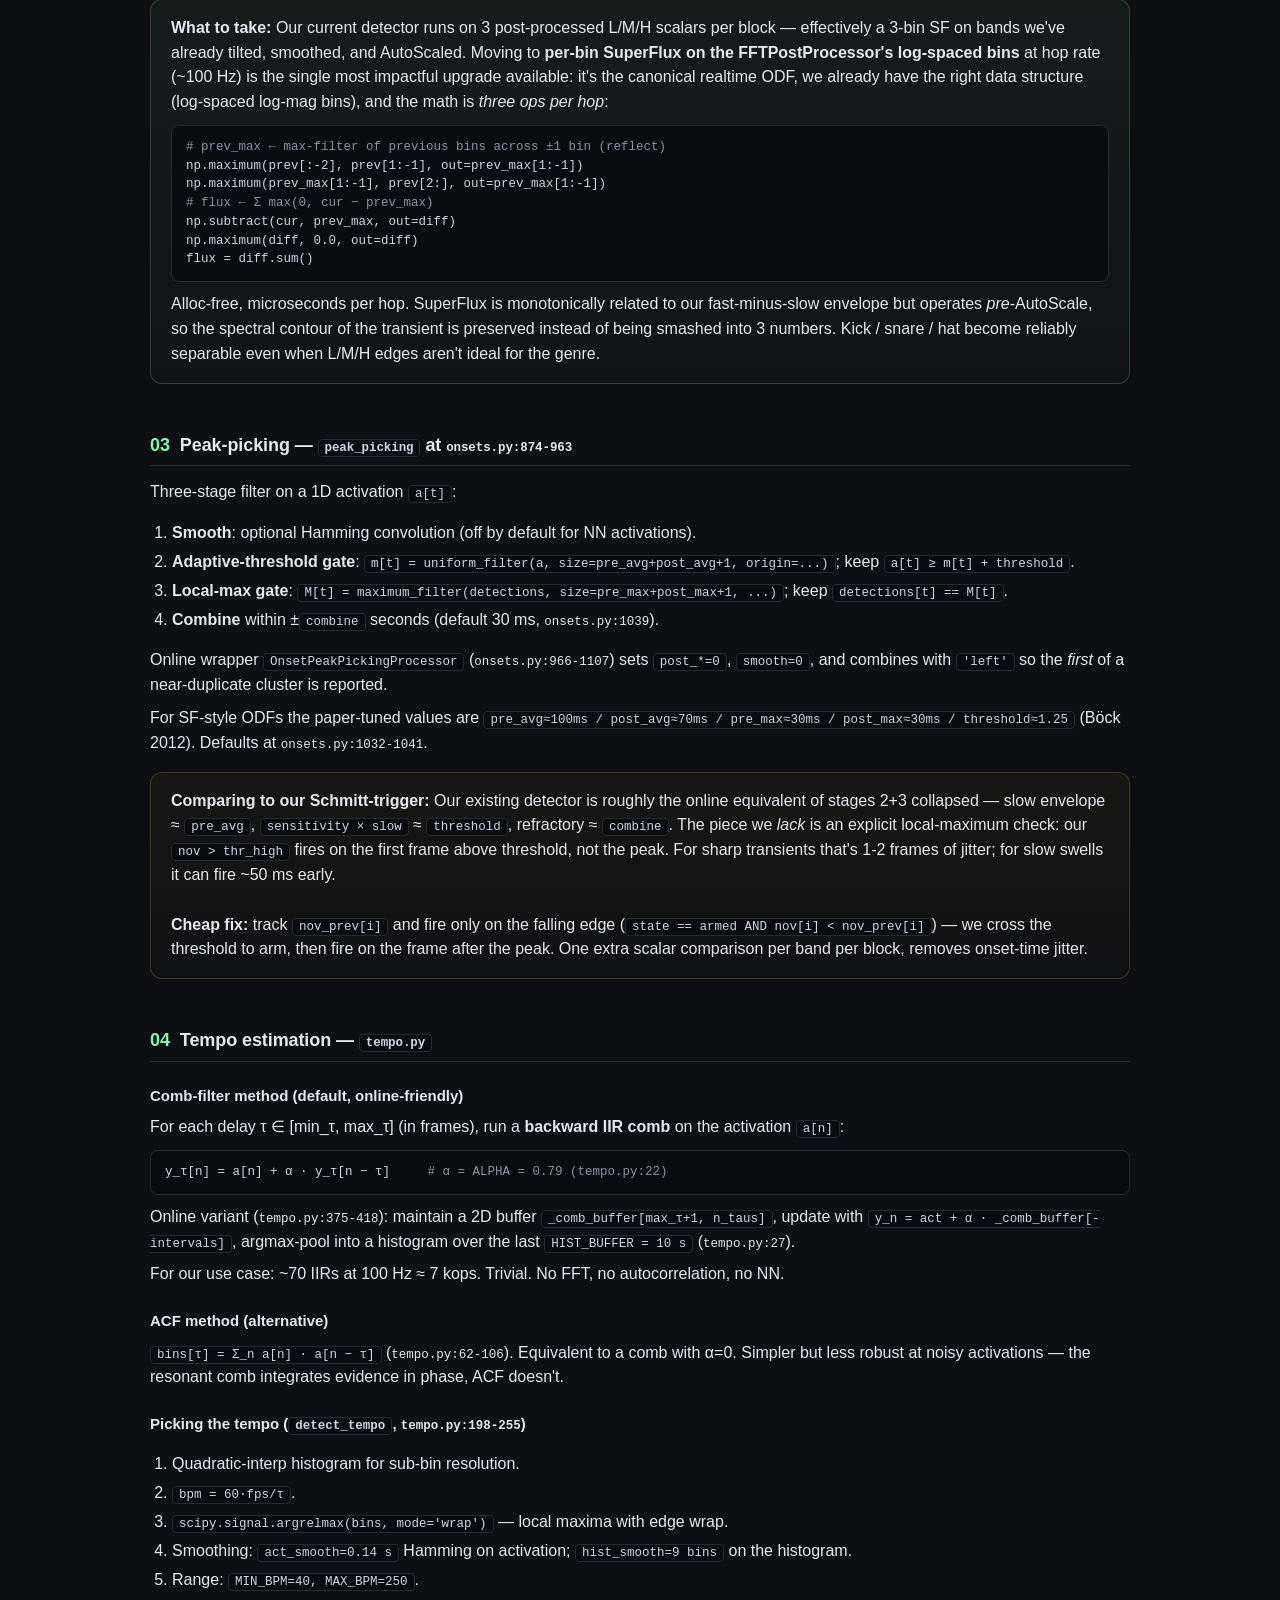
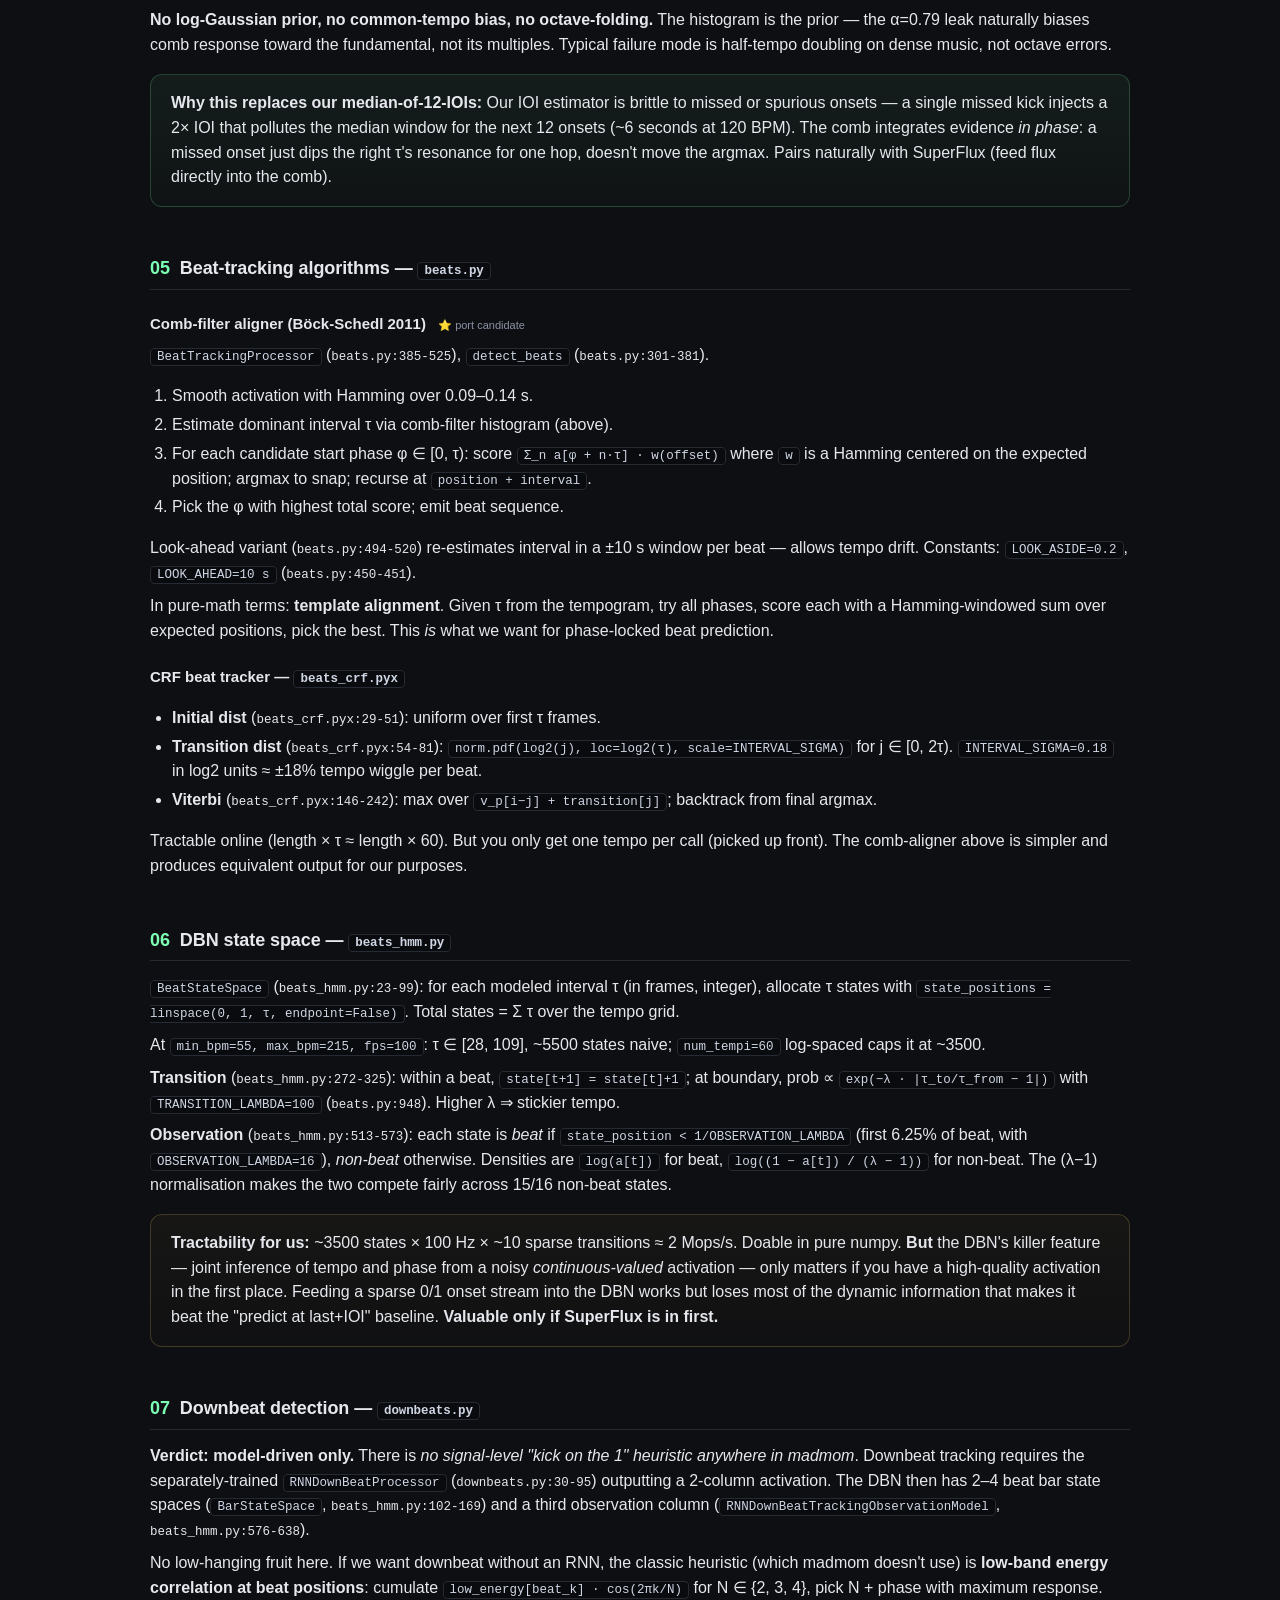
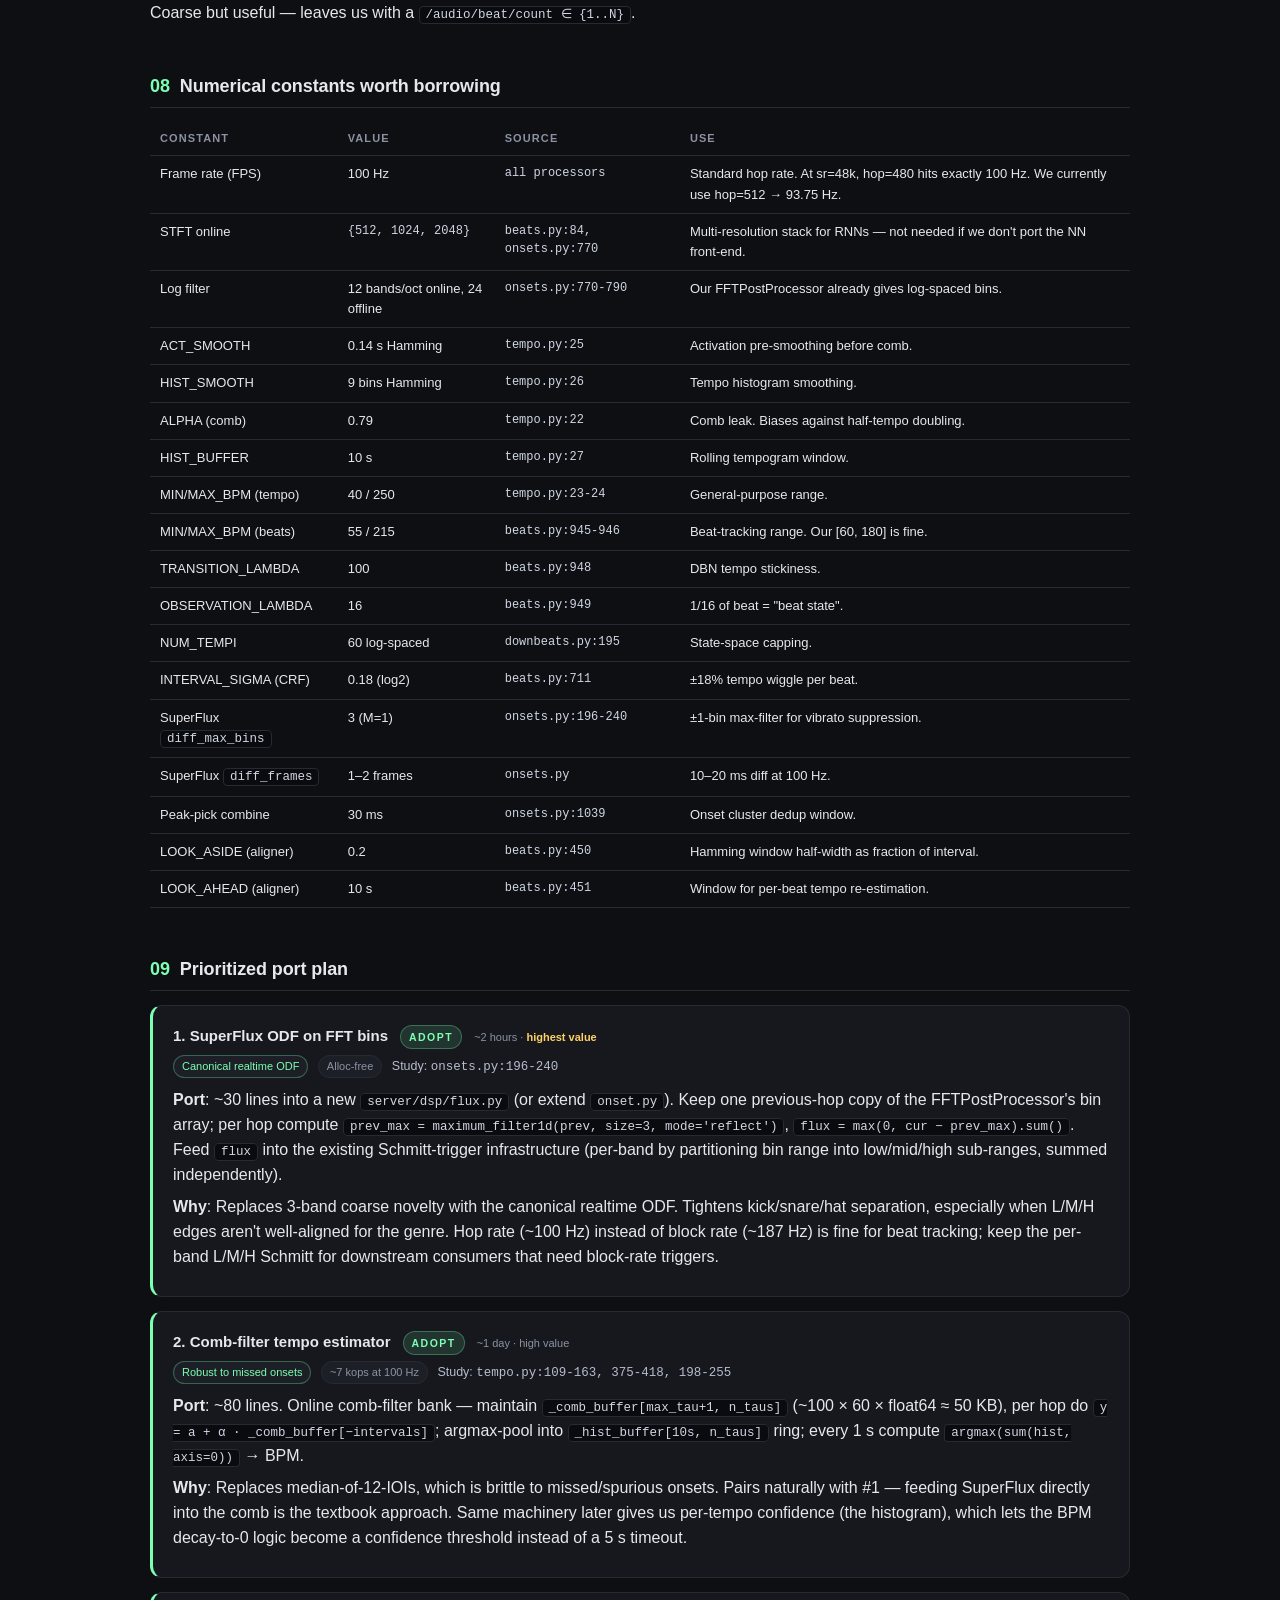
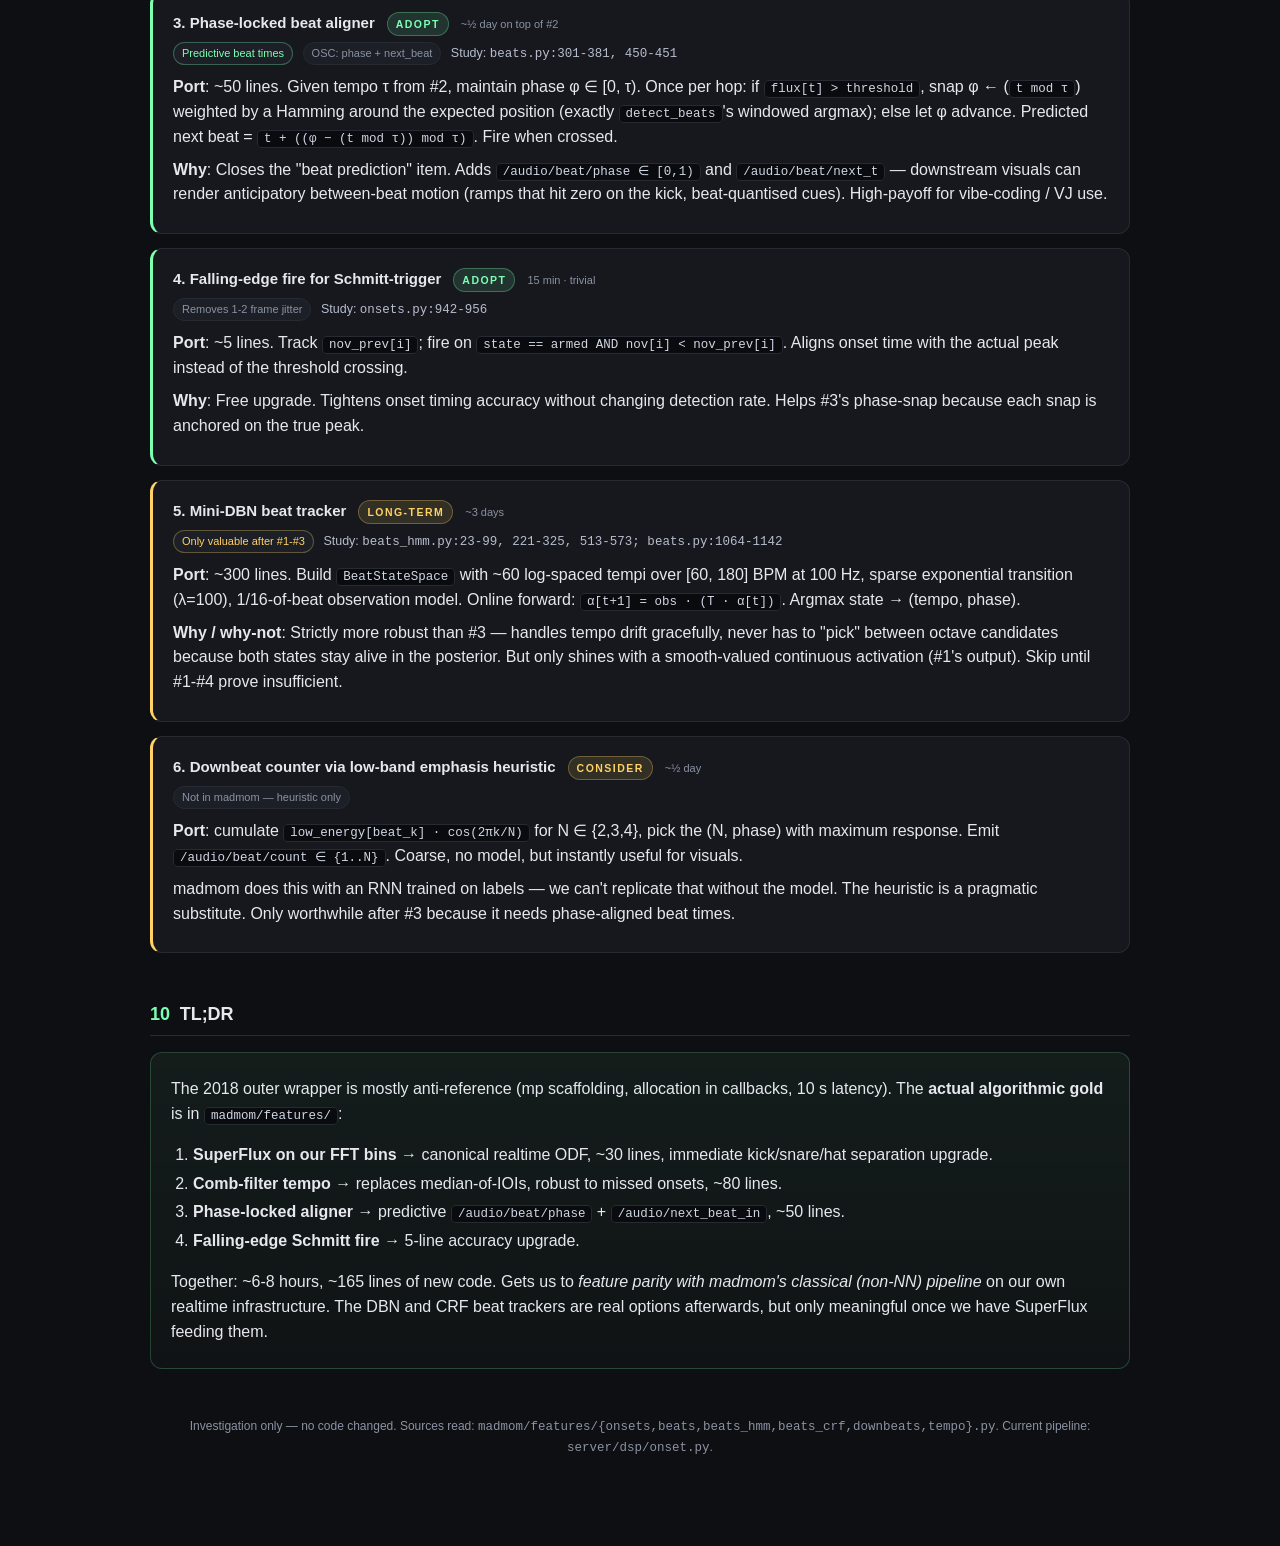
<file: learnings.html>
<!DOCTYPE html>
<html lang="en">
<head>
<meta charset="UTF-8" />
<title>Learnings — Realtime-beat-tracking + madmom internals</title>
<style>
  :root {
    --bg: #0e0f12;
    --panel: #16181d;
    --panel-2: #1c1f26;
    --text: #e6e8ee;
    --muted: #8a92a3;
    --accent: #7cffb2;
    --accent-2: #ffd166;
    --accent-3: #ef476f;
    --good: #7cffb2;
    --warn: #ffd166;
    --bad: #ef476f;
    --code-bg: #0a0b0e;
    --border: #262a33;
  }
  * { box-sizing: border-box; }
  html, body { margin: 0; padding: 0; }
  body {
    font-family: ui-sans-serif, -apple-system, "Inter", "SF Pro Text", Helvetica, Arial, sans-serif;
    background:
      radial-gradient(1200px 800px at 10% -10%, rgba(124,255,178,0.05), transparent 60%),
      radial-gradient(900px 700px at 90% 0%, rgba(239,71,111,0.04), transparent 60%),
      var(--bg);
    color: var(--text);
    line-height: 1.55;
    padding: 48px 24px 96px;
  }
  .wrap { max-width: 980px; margin: 0 auto; }
  header.hero {
    border: 1px solid var(--border);
    background: linear-gradient(180deg, var(--panel) 0%, var(--panel-2) 100%);
    border-radius: 16px;
    padding: 28px 32px;
    margin-bottom: 32px;
  }
  .eyebrow {
    text-transform: uppercase;
    letter-spacing: 0.18em;
    font-size: 11px;
    color: var(--muted);
    margin-bottom: 8px;
  }
  h1 {
    margin: 0 0 8px;
    font-size: 28px;
    font-weight: 700;
    letter-spacing: -0.01em;
  }
  h1 span.accent { color: var(--accent); }
  .lede {
    color: var(--muted);
    margin: 8px 0 0;
    font-size: 15px;
  }
  h2 {
    font-size: 18px;
    margin: 48px 0 14px;
    letter-spacing: -0.005em;
    border-bottom: 1px solid var(--border);
    padding-bottom: 6px;
  }
  h2 .num {
    display: inline-block;
    color: var(--accent);
    margin-right: 10px;
    font-variant-numeric: tabular-nums;
  }
  h3 { font-size: 15px; margin: 22px 0 6px; }
  h4 { font-size: 13.5px; margin: 14px 0 4px; color: var(--accent-2); letter-spacing: 0.01em; }
  p { margin: 8px 0; }
  code, kbd, .mono {
    font-family: ui-monospace, "JetBrains Mono", "SF Mono", Menlo, Consolas, monospace;
    font-size: 12.5px;
  }
  code {
    background: var(--code-bg);
    border: 1px solid var(--border);
    padding: 1px 6px;
    border-radius: 4px;
    color: #cfd6e4;
  }
  pre {
    background: var(--code-bg);
    border: 1px solid var(--border);
    border-radius: 8px;
    padding: 12px 14px;
    overflow-x: auto;
    font-size: 12.5px;
    line-height: 1.5;
    margin: 10px 0;
    color: #cfd6e4;
  }
  pre .c { color: var(--muted); }
  .grid-summary {
    display: grid;
    grid-template-columns: repeat(3, 1fr);
    gap: 12px;
    margin-top: 18px;
  }
  .card {
    background: var(--panel);
    border: 1px solid var(--border);
    border-radius: 10px;
    padding: 14px 16px;
  }
  .card .label {
    font-size: 11px;
    text-transform: uppercase;
    letter-spacing: 0.14em;
    color: var(--muted);
    margin-bottom: 4px;
  }
  .card .value { font-size: 14px; }

  .tech {
    border: 1px solid var(--border);
    background: var(--panel);
    border-radius: 12px;
    padding: 18px 20px;
    margin: 14px 0;
    position: relative;
  }
  .tech.adopt { border-left: 3px solid var(--good); }
  .tech.consider { border-left: 3px solid var(--warn); }
  .tech.skip { border-left: 3px solid var(--bad); }
  .verdict {
    display: inline-block;
    font-size: 10.5px;
    letter-spacing: 0.14em;
    text-transform: uppercase;
    padding: 3px 8px;
    border-radius: 999px;
    margin-left: 8px;
    vertical-align: middle;
  }
  .verdict.adopt { background: rgba(124,255,178,0.12); color: var(--good); border: 1px solid rgba(124,255,178,0.3); }
  .verdict.consider { background: rgba(255,209,102,0.12); color: var(--warn); border: 1px solid rgba(255,209,102,0.3); }
  .verdict.skip { background: rgba(239,71,111,0.12); color: var(--bad); border: 1px solid rgba(239,71,111,0.3); }
  .tech h3 { margin-top: 0; display: flex; align-items: baseline; flex-wrap: wrap; gap: 4px; }
  .meta-row {
    color: var(--muted);
    font-size: 12.5px;
    margin: 6px 0 10px;
  }
  .meta-row .ref { color: #b6bdcd; }
  ul, ol { padding-left: 22px; }
  li { margin: 4px 0; }
  .pill {
    display: inline-block;
    background: var(--panel-2);
    border: 1px solid var(--border);
    color: var(--muted);
    font-size: 11px;
    padding: 2px 8px;
    border-radius: 999px;
    margin-right: 6px;
  }
  .pill.good { color: var(--good); border-color: rgba(124,255,178,0.3); }
  .pill.warn { color: var(--warn); border-color: rgba(255,209,102,0.3); }
  .callout {
    background: linear-gradient(180deg, rgba(124,255,178,0.06), rgba(124,255,178,0.02));
    border: 1px solid rgba(124,255,178,0.2);
    border-radius: 12px;
    padding: 16px 20px;
    margin: 16px 0;
  }
  .callout.warn {
    background: linear-gradient(180deg, rgba(239,71,111,0.06), rgba(239,71,111,0.02));
    border-color: rgba(239,71,111,0.25);
  }
  .callout.neutral {
    background: linear-gradient(180deg, rgba(255,209,102,0.04), rgba(255,209,102,0.01));
    border-color: rgba(255,209,102,0.2);
  }
  table {
    width: 100%;
    border-collapse: collapse;
    margin: 12px 0;
    font-size: 13px;
  }
  th, td {
    border-bottom: 1px solid var(--border);
    padding: 8px 10px;
    text-align: left;
    vertical-align: top;
  }
  th { color: var(--muted); font-weight: 600; font-size: 11px; text-transform: uppercase; letter-spacing: 0.1em; }
  td.mono-cell { font-family: ui-monospace, "JetBrains Mono", "SF Mono", Menlo, Consolas, monospace; font-size: 12px; color: #cfd6e4; }
  .toc {
    background: var(--panel);
    border: 1px solid var(--border);
    border-radius: 10px;
    padding: 14px 18px;
    margin: 24px 0;
    font-size: 13px;
  }
  .toc strong { color: var(--accent); }
  .toc a { color: #cfd6e4; text-decoration: none; margin-right: 14px; }
  .toc a:hover { color: var(--accent); }

  .effort-tag { font-size: 11px; color: var(--muted); margin-left: 8px; font-weight: normal; }
  .effort-tag strong { color: var(--accent-2); font-weight: 600; }

  footer {
    color: var(--muted);
    font-size: 12px;
    margin-top: 48px;
    text-align: center;
  }
  @media (max-width: 720px) {
    .grid-summary { grid-template-columns: 1fr; }
    body { padding: 24px 14px 64px; }
  }
</style>
</head>
<body>
<div class="wrap">

<header class="hero">
  <div class="eyebrow">Investigation — algorithmic mining</div>
  <h1>Learnings from <span class="accent">Realtime-beat-tracking</span> + <span class="accent">madmom</span> internals</h1>
  <p class="lede">
    Two passes. First: the 2018 outer wrapper (mostly a multiprocessing scaffold around madmom).
    Second: the actual madmom source under <code>madmom/features/</code> — the algorithms that matter.
    Updated 2026-05-15.
  </p>

  <div class="grid-summary">
    <div class="card">
      <div class="label">Outer wrapper</div>
      <div class="value">Skip the code. Two conceptual ideas: <strong>beat phase</strong> + <strong>tempogram</strong>. Everything else violates our realtime/alloc invariants.</div>
    </div>
    <div class="card">
      <div class="label">madmom internals</div>
      <div class="value">Three porting wins: <strong>SuperFlux ODF</strong>, <strong>comb-filter tempo</strong>, <strong>phase-locked aligner</strong>. ~150 lines, ~1 day total.</div>
    </div>
    <div class="card">
      <div class="label">What we don't need</div>
      <div class="value">RNN models, multi-resolution STFT stack, full DBN bar-position state space, phase-based ODFs.</div>
    </div>
  </div>
</header>

<div class="toc">
  <strong>Contents</strong>
  <a href="#wrapper">1. Outer wrapper</a>
  <a href="#odf">2. ODFs</a>
  <a href="#peak">3. Peak picking</a>
  <a href="#tempo">4. Tempo (comb)</a>
  <a href="#beats">5. Beat trackers</a>
  <a href="#dbn">6. DBN</a>
  <a href="#downbeat">7. Downbeat</a>
  <a href="#constants">8. Constants</a>
  <a href="#plan">9. Port plan</a>
</div>

<!-- ================== PART 1: OUTER WRAPPER ================== -->
<h2 id="wrapper"><span class="num">01</span>The outer wrapper (Realtime-beat-tracking, 2018)</h2>
<p>
  A <code>pyaudio</code> recorder process appends 20&nbsp;ms <em>int16</em> chunks into a giant
  <code>multiprocessing.Array('d', samp_rate*60*3)</code> shared buffer
  (<span class="mono">audio_interface_control.py:51-68</span>). An "operation center"
  (<span class="mono">main.py:225-336</span>) round-robins
  <strong>10-second audio windows</strong> to worker processes (one per physical core minus one,
  <span class="mono">main.py:78-79</span>). Each worker
  (<span class="mono">single_worker.py:60-77</span>) runs madmom's
  <code>RNNDownBeatProcessor</code> → <code>DBNDownBeatTrackingProcessor</code> to get beat times +
  downbeat positions. Predictions are reconciled across overlapping workers
  (<span class="mono">beat_tracking_util.py:90-110</span>).
</p>
<p>
  The novelty is the parallel scheduling, not the DSP. For us this is mostly an anti-reference.
</p>

<div class="callout warn">
<strong>Avoid copying from the outer wrapper:</strong>
<ul>
  <li>Multiprocessing + giant <code>multiprocessing.Array</code> (<span class="mono">main.py:48-53, 97-111</span>). Wrong model — we use threads + lock-guarded stores.</li>
  <li><code>np.hstack</code> into an ever-growing array inside the audio callback path (<span class="mono">audio_interface_control.py:96-129</span>) — exactly the allocation-in-callback antipattern.</li>
  <li>Deprecated APIs: <code>np.fromstring</code>, <code>librosa.output.write_wav</code>, Python 2 (<span class="mono">audio_interface_control.py:23, 49, 55</span>).</li>
  <li>10-second decision latency (<span class="mono">main.py:76</span>). Incompatible with realtime visuals.</li>
  <li><code>time.sleep</code>-driven busy-wait coordination + random worker assignment (<span class="mono">main.py:69, 156, 175, 226, 270</span>).</li>
  <li><code>np.median</code>/<code>np.mean</code> on length-3/length-8 arrays in inner loops (<span class="mono">beat_tracking_util.py:66, 79-86</span>) — numpy-ufunc-overhead trap we already avoid by unrolling.</li>
</ul>
</div>

<!-- ================== PART 2: MADMOM INTERNALS ================== -->
<h2 id="odf"><span class="num">02</span>Onset Detection Functions — <code>onsets.py</code></h2>
<p>
  All ODFs operate on a magnitude spectrogram <code>S[t, k]</code> (typically log-filtered onto
  24 bands/octave). Method registry: <span class="mono">onsets.py:645-649</span>.
</p>

<table>
<tr><th>ODF</th><th>Formula</th><th>Source</th><th>Cost</th><th>Notes</th></tr>
<tr>
  <td><strong>Spectral Flux</strong></td>
  <td class="mono-cell">SF[t] = Σ_k max(0, S[t,k] − S[t−τ,k])</td>
  <td class="mono-cell">onsets.py:163-193</td>
  <td>cheap</td>
  <td>Canonical baseline. L1 of half-wave-rectified spectral diff.</td>
</tr>
<tr>
  <td><strong>Spectral Diff</strong></td>
  <td class="mono-cell">SD[t] = Σ_k max(0, S[t,k] − S[t−τ,k])²</td>
  <td class="mono-cell">onsets.py:130-160</td>
  <td>cheap</td>
  <td>L2 variant. Slightly peakier.</td>
</tr>
<tr>
  <td><strong>SuperFlux</strong> ⭐</td>
  <td class="mono-cell">SuF[t] = Σ_k max(0, S[t,k] − max<sub>j∈[k−M,k+M]</sub> S[t−τ,j])</td>
  <td class="mono-cell">onsets.py:196-240</td>
  <td>cheap</td>
  <td>SF with a frequency-axis max-filter on the previous frame. Suppresses vibrato. <code>diff_max_bins=3</code> ⇒ M=1.</td>
</tr>
<tr>
  <td><strong>ComplexFlux</strong></td>
  <td class="mono-cell">SuperFlux × local group-delay mask</td>
  <td class="mono-cell">onsets.py:245-317</td>
  <td>med</td>
  <td>Needs phase. Best classical ODF for sustained-pitch material.</td>
</tr>
<tr>
  <td>HFC</td>
  <td class="mono-cell">HFC[t] = mean_k (k · S[t,k])</td>
  <td class="mono-cell">onsets.py:102-127</td>
  <td>trivial</td>
  <td>Great for hats/snares, terrible for kicks.</td>
</tr>
<tr>
  <td>Modified KL</td>
  <td class="mono-cell">MKL[t] = mean_k log(1 + S[t,k]/(S[t−τ,k]+ε))</td>
  <td class="mono-cell">onsets.py:320-362</td>
  <td>cheap</td>
  <td>Relative (not absolute) flux — invariant to level. Robust under compression.</td>
</tr>
<tr>
  <td>Phase Dev / Cplx Domain</td>
  <td class="mono-cell">phase-based variants</td>
  <td class="mono-cell">onsets.py:365-581</td>
  <td>med</td>
  <td>Niche. SuperFlux family already covers the realtime use case.</td>
</tr>
</table>

<div class="callout">
<strong>What to take:</strong> Our current detector runs on 3 post-processed L/M/H scalars per block — effectively a 3-bin SF on bands we've already tilted, smoothed, and AutoScaled. Moving to <strong>per-bin SuperFlux on the FFTPostProcessor's log-spaced bins</strong> at hop rate (~100 Hz) is the single most impactful upgrade available: it's the canonical realtime ODF, we already have the right data structure (log-spaced log-mag bins), and the math is <em>three ops per hop</em>:
<pre><span class="c"># prev_max ← max-filter of previous bins across ±1 bin (reflect)</span>
np.maximum(prev[:-2], prev[1:-1], out=prev_max[1:-1])
np.maximum(prev_max[1:-1], prev[2:], out=prev_max[1:-1])
<span class="c"># flux ← Σ max(0, cur − prev_max)</span>
np.subtract(cur, prev_max, out=diff)
np.maximum(diff, 0.0, out=diff)
flux = diff.sum()
</pre>
Alloc-free, microseconds per hop. SuperFlux is monotonically related to our fast-minus-slow envelope but operates <em>pre</em>-AutoScale, so the spectral contour of the transient is preserved instead of being smashed into 3 numbers. Kick / snare / hat become reliably separable even when L/M/H edges aren't ideal for the genre.
</div>

<h2 id="peak"><span class="num">03</span>Peak-picking — <code>peak_picking</code> at <span class="mono">onsets.py:874-963</span></h2>
<p>Three-stage filter on a 1D activation <code>a[t]</code>:</p>
<ol>
  <li><strong>Smooth</strong>: optional Hamming convolution (off by default for NN activations).</li>
  <li><strong>Adaptive-threshold gate</strong>: <code>m[t] = uniform_filter(a, size=pre_avg+post_avg+1, origin=...)</code>; keep <code>a[t] ≥ m[t] + threshold</code>.</li>
  <li><strong>Local-max gate</strong>: <code>M[t] = maximum_filter(detections, size=pre_max+post_max+1, ...)</code>; keep <code>detections[t] == M[t]</code>.</li>
  <li><strong>Combine</strong> within ±<code>combine</code> seconds (default 30&nbsp;ms, <span class="mono">onsets.py:1039</span>).</li>
</ol>
<p>
  Online wrapper <code>OnsetPeakPickingProcessor</code> (<span class="mono">onsets.py:966-1107</span>)
  sets <code>post_*=0</code>, <code>smooth=0</code>, and combines with <code>'left'</code> so the
  <em>first</em> of a near-duplicate cluster is reported.
</p>
<p>
  For SF-style ODFs the paper-tuned values are
  <code>pre_avg≈100ms / post_avg≈70ms / pre_max≈30ms / post_max≈30ms / threshold≈1.25</code>
  (Böck 2012). Defaults at <span class="mono">onsets.py:1032-1041</span>.
</p>

<div class="callout neutral">
<strong>Comparing to our Schmitt-trigger:</strong> Our existing detector is roughly the online
equivalent of stages 2+3 collapsed — slow envelope ≈ <code>pre_avg</code>,
<code>sensitivity × slow</code> ≈ <code>threshold</code>, refractory ≈ <code>combine</code>.
The piece we <em>lack</em> is an explicit local-maximum check: our
<code>nov &gt; thr_high</code> fires on the first frame above threshold, not the peak.
For sharp transients that's 1-2 frames of jitter; for slow swells it can fire ~50&nbsp;ms early.
<br/><br/>
<strong>Cheap fix:</strong> track <code>nov_prev[i]</code> and fire only on the falling edge
(<code>state == armed AND nov[i] &lt; nov_prev[i]</code>) — we cross the threshold to arm, then
fire on the frame after the peak. One extra scalar comparison per band per block, removes onset-time jitter.
</div>

<h2 id="tempo"><span class="num">04</span>Tempo estimation — <code>tempo.py</code></h2>

<h3>Comb-filter method (default, online-friendly)</h3>
<p>
  For each delay τ ∈ [min_τ, max_τ] (in frames), run a <strong>backward IIR comb</strong> on the
  activation <code>a[n]</code>:
</p>
<pre>y_τ[n] = a[n] + α · y_τ[n − τ]     <span class="c"># α = ALPHA = 0.79 (tempo.py:22)</span>
</pre>
<p>
  Online variant (<span class="mono">tempo.py:375-418</span>): maintain a 2D buffer
  <code>_comb_buffer[max_τ+1, n_taus]</code>, update with
  <code>y_n = act + α · _comb_buffer[-intervals]</code>, argmax-pool into a histogram over the last
  <code>HIST_BUFFER = 10&nbsp;s</code> (<span class="mono">tempo.py:27</span>).
</p>
<p>
  For our use case: ~70 IIRs at 100&nbsp;Hz ≈ 7 kops. Trivial. No FFT, no autocorrelation, no NN.
</p>

<h3>ACF method (alternative)</h3>
<p>
  <code>bins[τ] = Σ_n a[n] · a[n − τ]</code> (<span class="mono">tempo.py:62-106</span>).
  Equivalent to a comb with α=0. Simpler but less robust at noisy activations — the resonant comb
  integrates evidence in phase, ACF doesn't.
</p>

<h3>Picking the tempo (<code>detect_tempo</code>, <span class="mono">tempo.py:198-255</span>)</h3>
<ol>
  <li>Quadratic-interp histogram for sub-bin resolution.</li>
  <li><code>bpm = 60·fps/τ</code>.</li>
  <li><code>scipy.signal.argrelmax(bins, mode='wrap')</code> — local maxima with edge wrap.</li>
  <li>Smoothing: <code>act_smooth=0.14&nbsp;s</code> Hamming on activation; <code>hist_smooth=9 bins</code> on the histogram.</li>
  <li>Range: <code>MIN_BPM=40, MAX_BPM=250</code>.</li>
</ol>
<p>
  <strong>No log-Gaussian prior, no common-tempo bias, no octave-folding.</strong> The histogram is
  the prior — the α=0.79 leak naturally biases comb response toward the fundamental, not its multiples.
  Typical failure mode is half-tempo doubling on dense music, not octave errors.
</p>

<div class="callout">
<strong>Why this replaces our median-of-12-IOIs:</strong> Our IOI estimator is brittle to missed
or spurious onsets — a single missed kick injects a 2× IOI that pollutes the median window for the
next 12 onsets (~6 seconds at 120 BPM). The comb integrates evidence <em>in phase</em>: a missed
onset just dips the right τ's resonance for one hop, doesn't move the argmax. Pairs naturally with
SuperFlux (feed flux directly into the comb).
</div>

<h2 id="beats"><span class="num">05</span>Beat-tracking algorithms — <code>beats.py</code></h2>

<h3>Comb-filter aligner (Böck-Schedl 2011) <span class="effort-tag">⭐ port candidate</span></h3>
<p>
  <code>BeatTrackingProcessor</code> (<span class="mono">beats.py:385-525</span>),
  <code>detect_beats</code> (<span class="mono">beats.py:301-381</span>).
</p>
<ol>
  <li>Smooth activation with Hamming over 0.09–0.14&nbsp;s.</li>
  <li>Estimate dominant interval τ via comb-filter histogram (above).</li>
  <li>For each candidate start phase φ ∈ [0, τ):
    score <code>Σ_n a[φ + n·τ] · w(offset)</code> where <code>w</code> is a Hamming centered on
    the expected position; argmax to snap; recurse at <code>position + interval</code>.</li>
  <li>Pick the φ with highest total score; emit beat sequence.</li>
</ol>
<p>
  Look-ahead variant (<span class="mono">beats.py:494-520</span>) re-estimates interval in a ±10&nbsp;s
  window per beat — allows tempo drift. Constants:
  <code>LOOK_ASIDE=0.2</code>, <code>LOOK_AHEAD=10&nbsp;s</code>
  (<span class="mono">beats.py:450-451</span>).
</p>
<p>
  In pure-math terms: <strong>template alignment</strong>. Given τ from the tempogram, try all
  phases, score each with a Hamming-windowed sum over expected positions, pick the best.
  This <em>is</em> what we want for phase-locked beat prediction.
</p>

<h3>CRF beat tracker — <code>beats_crf.pyx</code></h3>
<ul>
  <li><strong>Initial dist</strong> (<span class="mono">beats_crf.pyx:29-51</span>): uniform over first τ frames.</li>
  <li><strong>Transition dist</strong> (<span class="mono">beats_crf.pyx:54-81</span>): <code>norm.pdf(log2(j), loc=log2(τ), scale=INTERVAL_SIGMA)</code> for j ∈ [0, 2τ). <code>INTERVAL_SIGMA=0.18</code> in log2 units ≈ ±18% tempo wiggle per beat.</li>
  <li><strong>Viterbi</strong> (<span class="mono">beats_crf.pyx:146-242</span>): max over <code>v_p[i−j] + transition[j]</code>; backtrack from final argmax.</li>
</ul>
<p>
  Tractable online (length × τ ≈ length × 60). But you only get one tempo per call (picked up front).
  The comb-aligner above is simpler and produces equivalent output for our purposes.
</p>

<h2 id="dbn"><span class="num">06</span>DBN state space — <code>beats_hmm.py</code></h2>
<p>
  <code>BeatStateSpace</code> (<span class="mono">beats_hmm.py:23-99</span>): for each modeled
  interval τ (in frames, integer), allocate τ states with
  <code>state_positions = linspace(0, 1, τ, endpoint=False)</code>.
  Total states = Σ τ over the tempo grid.
</p>
<p>
  At <code>min_bpm=55, max_bpm=215, fps=100</code>: τ ∈ [28, 109], ~5500 states naive;
  <code>num_tempi=60</code> log-spaced caps it at ~3500.
</p>
<p>
  <strong>Transition</strong> (<span class="mono">beats_hmm.py:272-325</span>): within a beat,
  <code>state[t+1] = state[t]+1</code>; at boundary, prob ∝
  <code>exp(−λ · |τ_to/τ_from − 1|)</code> with <code>TRANSITION_LAMBDA=100</code>
  (<span class="mono">beats.py:948</span>). Higher λ ⇒ stickier tempo.
</p>
<p>
  <strong>Observation</strong> (<span class="mono">beats_hmm.py:513-573</span>): each state is
  <em>beat</em> if <code>state_position &lt; 1/OBSERVATION_LAMBDA</code> (first 6.25% of beat,
  with <code>OBSERVATION_LAMBDA=16</code>), <em>non-beat</em> otherwise. Densities are
  <code>log(a[t])</code> for beat, <code>log((1 − a[t]) / (λ − 1))</code> for non-beat. The
  (λ−1) normalisation makes the two compete fairly across 15/16 non-beat states.
</p>

<div class="callout neutral">
<strong>Tractability for us:</strong> ~3500 states × 100&nbsp;Hz × ~10 sparse transitions ≈
2 Mops/s. Doable in pure numpy. <strong>But</strong> the DBN's killer feature — joint
inference of tempo and phase from a noisy <em>continuous-valued</em> activation — only matters
if you have a high-quality activation in the first place. Feeding a sparse 0/1 onset stream
into the DBN works but loses most of the dynamic information that makes it beat the
"predict at last+IOI" baseline. <strong>Valuable only if SuperFlux is in first.</strong>
</div>

<h2 id="downbeat"><span class="num">07</span>Downbeat detection — <code>downbeats.py</code></h2>
<p>
  <strong>Verdict: model-driven only.</strong> There is <em>no signal-level "kick on the 1"
  heuristic anywhere in madmom</em>. Downbeat tracking requires the separately-trained
  <code>RNNDownBeatProcessor</code> (<span class="mono">downbeats.py:30-95</span>) outputting a
  2-column activation. The DBN then has 2–4 beat bar state spaces
  (<code>BarStateSpace</code>, <span class="mono">beats_hmm.py:102-169</span>) and a third
  observation column (<code>RNNDownBeatTrackingObservationModel</code>,
  <span class="mono">beats_hmm.py:576-638</span>).
</p>
<p>
  No low-hanging fruit here. If we want downbeat without an RNN, the classic heuristic (which
  madmom doesn't use) is <strong>low-band energy correlation at beat positions</strong>: cumulate
  <code>low_energy[beat_k] · cos(2πk/N)</code> for N ∈ {2, 3, 4}, pick N + phase with maximum
  response. Coarse but useful — leaves us with a <code>/audio/beat/count ∈ {1..N}</code>.
</p>

<h2 id="constants"><span class="num">08</span>Numerical constants worth borrowing</h2>
<table>
<tr><th>Constant</th><th>Value</th><th>Source</th><th>Use</th></tr>
<tr><td>Frame rate (FPS)</td><td>100 Hz</td><td class="mono-cell">all processors</td><td>Standard hop rate. At sr=48k, hop=480 hits exactly 100 Hz. We currently use hop=512 → 93.75 Hz.</td></tr>
<tr><td>STFT online</td><td class="mono-cell">{512, 1024, 2048}</td><td class="mono-cell">beats.py:84, onsets.py:770</td><td>Multi-resolution stack for RNNs — not needed if we don't port the NN front-end.</td></tr>
<tr><td>Log filter</td><td>12 bands/oct online, 24 offline</td><td class="mono-cell">onsets.py:770-790</td><td>Our FFTPostProcessor already gives log-spaced bins.</td></tr>
<tr><td>ACT_SMOOTH</td><td>0.14 s Hamming</td><td class="mono-cell">tempo.py:25</td><td>Activation pre-smoothing before comb.</td></tr>
<tr><td>HIST_SMOOTH</td><td>9 bins Hamming</td><td class="mono-cell">tempo.py:26</td><td>Tempo histogram smoothing.</td></tr>
<tr><td>ALPHA (comb)</td><td>0.79</td><td class="mono-cell">tempo.py:22</td><td>Comb leak. Biases against half-tempo doubling.</td></tr>
<tr><td>HIST_BUFFER</td><td>10 s</td><td class="mono-cell">tempo.py:27</td><td>Rolling tempogram window.</td></tr>
<tr><td>MIN/MAX_BPM (tempo)</td><td>40 / 250</td><td class="mono-cell">tempo.py:23-24</td><td>General-purpose range.</td></tr>
<tr><td>MIN/MAX_BPM (beats)</td><td>55 / 215</td><td class="mono-cell">beats.py:945-946</td><td>Beat-tracking range. Our [60, 180] is fine.</td></tr>
<tr><td>TRANSITION_LAMBDA</td><td>100</td><td class="mono-cell">beats.py:948</td><td>DBN tempo stickiness.</td></tr>
<tr><td>OBSERVATION_LAMBDA</td><td>16</td><td class="mono-cell">beats.py:949</td><td>1/16 of beat = "beat state".</td></tr>
<tr><td>NUM_TEMPI</td><td>60 log-spaced</td><td class="mono-cell">downbeats.py:195</td><td>State-space capping.</td></tr>
<tr><td>INTERVAL_SIGMA (CRF)</td><td>0.18 (log2)</td><td class="mono-cell">beats.py:711</td><td>±18% tempo wiggle per beat.</td></tr>
<tr><td>SuperFlux <code>diff_max_bins</code></td><td>3 (M=1)</td><td class="mono-cell">onsets.py:196-240</td><td>±1-bin max-filter for vibrato suppression.</td></tr>
<tr><td>SuperFlux <code>diff_frames</code></td><td>1–2 frames</td><td class="mono-cell">onsets.py</td><td>10–20 ms diff at 100 Hz.</td></tr>
<tr><td>Peak-pick combine</td><td>30 ms</td><td class="mono-cell">onsets.py:1039</td><td>Onset cluster dedup window.</td></tr>
<tr><td>LOOK_ASIDE (aligner)</td><td>0.2</td><td class="mono-cell">beats.py:450</td><td>Hamming window half-width as fraction of interval.</td></tr>
<tr><td>LOOK_AHEAD (aligner)</td><td>10 s</td><td class="mono-cell">beats.py:451</td><td>Window for per-beat tempo re-estimation.</td></tr>
</table>

<!-- ================== PRIORITIZED PORT PLAN ================== -->
<h2 id="plan"><span class="num">09</span>Prioritized port plan</h2>

<div class="tech adopt">
<h3>1. SuperFlux ODF on FFT bins<span class="verdict adopt">Adopt</span><span class="effort-tag">~2 hours · <strong>highest value</strong></span></h3>
<div class="meta-row">
  <span class="pill good">Canonical realtime ODF</span>
  <span class="pill">Alloc-free</span>
  <span class="ref">Study: <span class="mono">onsets.py:196-240</span></span>
</div>
<p>
  <strong>Port</strong>: ~30 lines into a new <code>server/dsp/flux.py</code> (or extend
  <code>onset.py</code>). Keep one previous-hop copy of the FFTPostProcessor's bin array; per hop
  compute <code>prev_max = maximum_filter1d(prev, size=3, mode='reflect')</code>,
  <code>flux = max(0, cur − prev_max).sum()</code>. Feed <code>flux</code> into the existing
  Schmitt-trigger infrastructure (per-band by partitioning bin range into low/mid/high
  sub-ranges, summed independently).
</p>
<p>
  <strong>Why</strong>: Replaces 3-band coarse novelty with the canonical realtime ODF. Tightens
  kick/snare/hat separation, especially when L/M/H edges aren't well-aligned for the genre.
  Hop rate (~100 Hz) instead of block rate (~187 Hz) is fine for beat tracking; keep the per-band
  L/M/H Schmitt for downstream consumers that need block-rate triggers.
</p>
</div>

<div class="tech adopt">
<h3>2. Comb-filter tempo estimator<span class="verdict adopt">Adopt</span><span class="effort-tag">~1 day · high value</span></h3>
<div class="meta-row">
  <span class="pill good">Robust to missed onsets</span>
  <span class="pill">~7 kops at 100 Hz</span>
  <span class="ref">Study: <span class="mono">tempo.py:109-163, 375-418, 198-255</span></span>
</div>
<p>
  <strong>Port</strong>: ~80 lines. Online comb-filter bank — maintain
  <code>_comb_buffer[max_tau+1, n_taus]</code> (~100 × 60 × float64 ≈ 50 KB), per hop do
  <code>y = a + α · _comb_buffer[−intervals]</code>; argmax-pool into
  <code>_hist_buffer[10s, n_taus]</code> ring; every 1 s compute
  <code>argmax(sum(hist, axis=0))</code> → BPM.
</p>
<p>
  <strong>Why</strong>: Replaces median-of-12-IOIs, which is brittle to missed/spurious onsets.
  Pairs naturally with #1 — feeding SuperFlux directly into the comb is the textbook approach.
  Same machinery later gives us per-tempo confidence (the histogram), which lets the BPM
  decay-to-0 logic become a confidence threshold instead of a 5&nbsp;s timeout.
</p>
</div>

<div class="tech adopt">
<h3>3. Phase-locked beat aligner<span class="verdict adopt">Adopt</span><span class="effort-tag">~½ day on top of #2</span></h3>
<div class="meta-row">
  <span class="pill good">Predictive beat times</span>
  <span class="pill">OSC: phase + next_beat</span>
  <span class="ref">Study: <span class="mono">beats.py:301-381, 450-451</span></span>
</div>
<p>
  <strong>Port</strong>: ~50 lines. Given tempo τ from #2, maintain phase φ ∈ [0, τ). Once per
  hop: if <code>flux[t] &gt; threshold</code>, snap φ ← (<code>t mod τ</code>) weighted by a
  Hamming around the expected position (exactly <code>detect_beats</code>'s windowed argmax);
  else let φ advance. Predicted next beat =
  <code>t + ((φ − (t mod τ)) mod τ)</code>. Fire when crossed.
</p>
<p>
  <strong>Why</strong>: Closes the "beat prediction" item. Adds
  <code>/audio/beat/phase ∈ [0,1)</code> and <code>/audio/beat/next_t</code> — downstream
  visuals can render anticipatory between-beat motion (ramps that hit zero on the kick,
  beat-quantised cues). High-payoff for vibe-coding / VJ use.
</p>
</div>

<div class="tech adopt">
<h3>4. Falling-edge fire for Schmitt-trigger<span class="verdict adopt">Adopt</span><span class="effort-tag">15 min · trivial</span></h3>
<div class="meta-row">
  <span class="pill">Removes 1-2 frame jitter</span>
  <span class="ref">Study: <span class="mono">onsets.py:942-956</span></span>
</div>
<p>
  <strong>Port</strong>: ~5 lines. Track <code>nov_prev[i]</code>; fire on
  <code>state == armed AND nov[i] &lt; nov_prev[i]</code>. Aligns onset time with the actual peak
  instead of the threshold crossing.
</p>
<p>
  <strong>Why</strong>: Free upgrade. Tightens onset timing accuracy without changing detection
  rate. Helps #3's phase-snap because each snap is anchored on the true peak.
</p>
</div>

<div class="tech consider">
<h3>5. Mini-DBN beat tracker<span class="verdict consider">Long-term</span><span class="effort-tag">~3 days</span></h3>
<div class="meta-row">
  <span class="pill warn">Only valuable after #1-#3</span>
  <span class="ref">Study: <span class="mono">beats_hmm.py:23-99, 221-325, 513-573; beats.py:1064-1142</span></span>
</div>
<p>
  <strong>Port</strong>: ~300 lines. Build <code>BeatStateSpace</code> with ~60 log-spaced tempi
  over [60, 180] BPM at 100 Hz, sparse exponential transition (λ=100), 1/16-of-beat observation
  model. Online forward: <code>α[t+1] = obs · (T · α[t])</code>. Argmax state → (tempo, phase).
</p>
<p>
  <strong>Why / why-not</strong>: Strictly more robust than #3 — handles tempo drift gracefully,
  never has to "pick" between octave candidates because both states stay alive in the posterior.
  But only shines with a smooth-valued continuous activation (#1's output). Skip until
  #1-#4 prove insufficient.
</p>
</div>

<div class="tech consider">
<h3>6. Downbeat counter via low-band emphasis heuristic<span class="verdict consider">Consider</span><span class="effort-tag">~½ day</span></h3>
<div class="meta-row">
  <span class="pill">Not in madmom — heuristic only</span>
</div>
<p>
  <strong>Port</strong>: cumulate <code>low_energy[beat_k] · cos(2πk/N)</code> for N ∈ {2,3,4},
  pick the (N, phase) with maximum response. Emit
  <code>/audio/beat/count ∈ {1..N}</code>. Coarse, no model, but instantly useful for visuals.
</p>
<p>
  madmom does this with an RNN trained on labels — we can't replicate that without the model.
  The heuristic is a pragmatic substitute. Only worthwhile after #3 because it needs phase-aligned
  beat times.
</p>
</div>

<!-- ================== TLDR ================== -->
<h2><span class="num">10</span>TL;DR</h2>
<div class="callout">
<p>
  The 2018 outer wrapper is mostly anti-reference (mp scaffolding, allocation in callbacks,
  10&nbsp;s latency). The <strong>actual algorithmic gold</strong> is in
  <code>madmom/features/</code>:
</p>
<ol>
  <li><strong>SuperFlux on our FFT bins</strong> → canonical realtime ODF, ~30 lines, immediate kick/snare/hat separation upgrade.</li>
  <li><strong>Comb-filter tempo</strong> → replaces median-of-IOIs, robust to missed onsets, ~80 lines.</li>
  <li><strong>Phase-locked aligner</strong> → predictive <code>/audio/beat/phase</code> + <code>/audio/next_beat_in</code>, ~50 lines.</li>
  <li><strong>Falling-edge Schmitt fire</strong> → 5-line accuracy upgrade.</li>
</ol>
<p>
  Together: ~6-8 hours, ~165 lines of new code. Gets us to <em>feature parity with madmom's
  classical (non-NN) pipeline</em> on our own realtime infrastructure. The DBN and CRF beat
  trackers are real options afterwards, but only meaningful once we have SuperFlux feeding them.
</p>
</div>

<footer>
  Investigation only — no code changed. Sources read: <span class="mono">madmom/features/{onsets,beats,beats_hmm,beats_crf,downbeats,tempo}.py</span>. Current pipeline: <span class="mono">server/dsp/onset.py</span>.
</footer>

</div>
</body>
</html>
</file>
<file: ui/style.css>
* { box-sizing: border-box; }
[hidden] { display: none !important; }

:root {
  --bg-0: #0a0b0d;
  --bg-1: #0e0f12;
  --bg-2: #14161a;
  --bg-2-top: #181b21;
  --border-1: #1f2227;
  --border-2: #2a2e34;
  --border-3: #353a42;
  --text-1: #d6d9dc;
  --text-2: #c0c5cc;
  --text-3: #9aa3ad;
  --text-4: #8b939c;
  --text-5: #6e757d;
  --accent: #7da6ff;
  --accent-hi: #95b8ff;
  --accent-lo: #6a96f0;
  --accent-glow: rgba(125, 166, 255, 0.32);
  --accent-soft: rgba(125, 166, 255, 0.22);
  /* Band colors — overridden at runtime by the palette (ui/src/colors.js). */
  --low: #5a8dee;
  --mid: #79d17a;
  --high: #e8a857;
  --ok: #7fd17f;
  --warn: #f5a623;
  --err: #d17f7f;
  --err-hi: #e64a4a;
  --focus-ring: 0 0 0 2px var(--bg-1), 0 0 0 4px var(--accent);
  --radius-card: 8px;
  --font-mono: ui-monospace, SFMono-Regular, Menlo, monospace;
}

html, body {
  margin: 0;
  padding: 0;
  height: 100%;
  background:
    radial-gradient(ellipse 1200px 600px at 18% -10%, color-mix(in srgb, var(--accent) 4.5%, transparent), transparent 70%),
    radial-gradient(ellipse 1000px 800px at 100% 110%, color-mix(in srgb, var(--high) 2.5%, transparent), transparent 60%),
    var(--bg-1);
  color: var(--text-1);
  font-family: ui-sans-serif, system-ui, -apple-system, "Segoe UI", Roboto, sans-serif;
  font-size: 13px;
  -webkit-font-smoothing: antialiased;
  -moz-osx-font-smoothing: grayscale;
}
body {
  display: flex;
  flex-direction: column;
  height: 100vh;
  height: 100dvh;
  overflow: hidden;
}
body.layout-dragging, body.layout-dragging * { user-select: none; -webkit-user-select: none; }
body.col-resizing, body.col-resizing * { cursor: ew-resize !important; user-select: none; -webkit-user-select: none; }

/* Keyboard focus: one consistent ring everywhere (mouse clicks don't show it). */
:focus-visible { outline: none; box-shadow: var(--focus-ring); border-radius: 4px; }
.has-tip:focus-visible { box-shadow: none; outline: 1px dashed var(--accent); outline-offset: 2px; }

::-webkit-scrollbar { width: 10px; height: 10px; }
::-webkit-scrollbar-track { background: transparent; }
::-webkit-scrollbar-thumb {
  background: #2a2e34;
  border-radius: 999px;
  border: 2px solid var(--bg-2);
}
::-webkit-scrollbar-thumb:hover { background: #3a3f48; }

.topbar {
  display: flex;
  justify-content: space-between;
  align-items: center;
  flex-wrap: wrap;
  gap: 6px 14px;
  flex: 0 0 auto;
  padding: 7px 16px;
  border-bottom: 1px solid var(--border-1);
  background: linear-gradient(180deg, var(--bg-2-top) 0%, var(--bg-2) 100%);
  position: relative;
}
.topbar::after {
  content: "";
  position: absolute;
  left: 0; right: 0; bottom: -1px;
  height: 1px;
  background: linear-gradient(90deg, transparent 0%, var(--accent-soft) 50%, transparent 100%);
  pointer-events: none;
}

.topbar h1 {
  font-size: 13px;
  font-weight: 600;
  margin: 0;
  letter-spacing: 0.6px;
  text-transform: uppercase;
  color: var(--text-1);
  display: inline-flex;
  align-items: center;
  gap: 9px;
  min-width: 0;
  white-space: nowrap;
}
.brand-mark { width: 16px; height: 16px; flex: 0 0 auto; }
.brand-name { overflow: hidden; text-overflow: ellipsis; }

/* BPM pill: big tabular number, dimmed until the tracker locks. */
.bpm-readout {
  display: inline-flex;
  align-items: baseline;
  gap: 4px;
  margin-right: auto;
  padding: 2px 10px;
  border-radius: 999px;
  border: 1px solid var(--border-2);
  background: rgba(10, 11, 13, 0.45);
  color: var(--text-5);
  font-variant-numeric: tabular-nums;
  transition: color 200ms ease, border-color 200ms ease;
}
.bpm-value { font-size: 13px; font-weight: 600; min-width: 3.4ch; text-align: right; letter-spacing: 0.2px; }
.bpm-unit { font-size: 9.5px; letter-spacing: 0.8px; text-transform: uppercase; }
.bpm-readout.locked { color: var(--text-1); border-color: color-mix(in srgb, var(--low) 45%, var(--border-2)); }
.bpm-readout.locked .bpm-unit { color: var(--text-4); }

.topbar-right {
  display: flex;
  align-items: center;
  gap: 14px;
}

.topbar-fps {
  display: inline-flex;
  align-items: center;
  gap: 6px;
  font-size: 11px;
  color: var(--text-3);
  letter-spacing: 0.3px;
  font-variant-numeric: tabular-nums;
  text-transform: none;
}
.topbar-fps input[type="range"] { width: 90px; vertical-align: middle; }
select.title-select { padding: 2px 3px; font-size: 11px; line-height: 1.2; }

/* Palette picker: a button + listbox, so each palette can show its colors. */
.palette-picker { position: relative; }
.pal-btn, .pal-menu li {
  display: inline-flex; align-items: center; gap: 7px;
  font: inherit; font-size: 11px; color: var(--text-1); white-space: nowrap;
}
.pal-btn {
  background: var(--bg-0); border: 1px solid var(--border-2); border-radius: 4px;
  padding: 3px 7px; cursor: pointer; transition: border-color 120ms ease, box-shadow 120ms ease;
}
.pal-btn:hover { border-color: var(--border-3); }
.pal-btn[aria-expanded="true"], .pal-btn:focus-visible { border-color: var(--accent); box-shadow: 0 0 0 3px var(--accent-glow); }
.pal-btn:disabled { opacity: 0.6; cursor: not-allowed; }
.pal-btn::after { content: "▾"; color: var(--text-4); font-size: 9px; }
.pal-sw { display: inline-flex; gap: 2px; padding: 2px; border-radius: 3px; }
.pal-sw i { width: 9px; height: 12px; border-radius: 2px; display: block; }
.pal-menu {
  position: absolute; top: calc(100% + 6px); left: 0; z-index: 1000;
  margin: 0; padding: 4px; list-style: none; min-width: 100%;
  background: var(--bg-2); border: 1px solid var(--border-3); border-radius: 6px;
  box-shadow: 0 10px 28px rgba(0, 0, 0, 0.55);
}
.pal-menu li { display: flex; padding: 5px 8px; border-radius: 4px; cursor: pointer; }
.pal-menu li:hover, .pal-menu li.active { background: var(--accent-soft); }
.pal-menu li[aria-selected="true"] { color: var(--accent-hi); }
.pal-menu li[aria-selected="true"]::after { content: "✓"; margin-left: auto; padding-left: 10px; }
.topbar-fps #ws-hz-val { min-width: 44px; text-align: right; }
.topbar-fps #history-s-val { min-width: 26px; text-align: right; }

.badges { display: flex; gap: 6px; }

.badge {
  background: rgba(31, 34, 39, 0.65);
  border: 1px solid var(--border-2);
  border-radius: 999px;
  padding: 3px 9px 3px 8px;
  font-size: 10.5px;
  color: var(--text-3);
  letter-spacing: 0.3px;
  font-variant-numeric: tabular-nums;
  display: inline-flex;
  align-items: center;
  gap: 6px;
  transition: border-color 140ms ease, color 140ms ease;
}
.badge::before {
  content: "";
  width: 6px;
  height: 6px;
  border-radius: 50%;
  background: var(--text-5);
  flex: 0 0 auto;
}
.badge-metric::before { display: none; }
.badge-metric { padding: 3px 9px; min-width: 64px; justify-content: center; }

/* Connection badge is a button (click = retry now while reconnecting). */
button.badge {
  font-family: inherit;
  cursor: default;
  box-shadow: none;
  line-height: normal;
}
button.badge:active { transform: none; }
.badge-conn { min-width: 92px; }
.badge-conn.connected { color: var(--ok); border-color: rgba(127, 209, 127, 0.35); background: rgba(127, 209, 127, 0.06); }
.badge-conn.connected::before {
  background: var(--ok);
  box-shadow: 0 0 8px rgba(127, 209, 127, 0.6);
  animation: pulse-dot 2.2s ease-in-out infinite;
}
.badge-conn.connecting { color: var(--text-3); }
.badge-conn.connecting::before { background: var(--accent); animation: pulse-dot 0.9s ease-in-out infinite; }
.badge-conn.reconnecting {
  color: var(--warn);
  border-color: rgba(245, 166, 35, 0.4);
  background: rgba(245, 166, 35, 0.07);
  cursor: pointer;
}
.badge-conn.reconnecting:hover { border-color: var(--warn); background: rgba(245, 166, 35, 0.14); }
.badge-conn.reconnecting::before { background: var(--warn); animation: pulse-dot 0.9s ease-in-out infinite; }

.badge-audio {
  color: var(--err-hi);
  border-color: rgba(230, 74, 74, 0.4);
  background: rgba(230, 74, 74, 0.08);
}
.badge-audio::before { background: var(--err-hi); animation: pulse-dot 0.9s ease-in-out infinite; }

@keyframes pulse-dot {
  0%, 100% { opacity: 1; }
  50%      { opacity: 0.45; }
}

.grid {
  display: grid;
  grid-template-columns: minmax(0, 1fr) 12px var(--controls-w, 304px);
  gap: 0;
  padding: 6px 12px 10px;
  flex: 1 1 auto;
  min-height: 0;
  position: relative;
}
.grid.controls-collapsed {
  grid-template-columns: minmax(0, 1fr) 0 0;
}
.grid.controls-collapsed .grid-resizer,
.grid.controls-collapsed .controls,
.grid.controls-collapsed .controls-collapse-btn {
  display: none;
}
.grid:not(.controls-collapsed) .controls-expand-btn {
  display: none;
}

.grid-resizer {
  position: relative;
  cursor: ew-resize;
  user-select: none;
  -webkit-user-select: none;
  touch-action: none;
}
.grid-resizer:focus-visible { box-shadow: none; }
.grid-resizer::before {
  content: "";
  position: absolute;
  top: 0; bottom: 0;
  left: 50%;
  width: 2px;
  margin-left: -1px;
  background: var(--border-2);
  border-radius: 999px;
  opacity: 0;
  transition: opacity 140ms ease, background 140ms ease;
}
.grid-resizer:hover::before,
.grid-resizer:focus-visible::before,
.grid-resizer.dragging::before {
  opacity: 1;
  background: var(--accent);
  box-shadow: 0 0 6px var(--accent-glow);
}

.controls-collapse-btn,
.controls-expand-btn {
  position: absolute;
  top: 13px;
  right: 16px;
  width: 23px;
  height: 23px;
  padding: 0;
  font-size: 16px;
  line-height: 1;
  display: flex;
  align-items: center;
  justify-content: center;
  background: color-mix(in srgb, var(--accent) 8%, transparent);
  border: 1px solid color-mix(in srgb, var(--accent) 28%, transparent);
  border-radius: 4px;
  color: var(--accent-hi);
  cursor: pointer;
  z-index: 6;
  transition: color 140ms ease, border-color 140ms ease, background 140ms ease;
}
.controls-collapse-btn:hover,
.controls-expand-btn:hover {
  color: var(--text-1);
  border-color: var(--accent);
  background: color-mix(in srgb, var(--accent) 18%, transparent);
}

.viz-grid {
  display: grid;
  grid-template-columns: minmax(0, calc(50vh - 35px)) minmax(0, 1fr);
  grid-template-rows: 1fr 1fr;
  gap: 6px;
  min-height: 0;
  min-width: 0;
  position: relative;
}

/* Tiling layout mode: 2x2 quadrants always fill the container. Activated by
   JS once the server's saved layout arrives, so the legacy CSS grid still
   renders if the browser opens before the first meta payload. */
.viz-grid.free-layout {
  display: block;
  position: relative;
  gap: 0;
}
.viz-grid.free-layout .viz-card {
  position: absolute;
  /* Gutter is applied by the JS painter via calc() on left/top/width/height
     (margin doesn't shrink absolutely-positioned elements with explicit
     width/height). */
  margin: 0;
  width: auto;
  height: auto;
  /* fallback in case JS hasn't applied a position yet */
  left: 0; top: 0;
}

.viz-resize {
  position: absolute;
  z-index: 5;
  background: transparent;
  user-select: none;
  touch-action: none;
}
.viz-resize::after {
  content: "";
  position: absolute;
  inset: 0;
  margin: auto;
  border-radius: 999px;
  background: var(--accent);
  opacity: 0;
  transition: opacity 120ms ease;
}
.viz-resize-n::after, .viz-resize-s::after { height: 2px; width: 32px; }
.viz-resize-e::after, .viz-resize-w::after { width: 2px; height: 32px; }
.viz-resize:hover::after { opacity: 0.8; }
/* Internal-edge handles only. The JS hides any handle that faces the
   container boundary (those edges are pinned). The 8px-thick handle straddles
   the shared edge — adjacent cards each contribute one half. */
.viz-resize-n { left: 0; right: 0; top: -7px;    height: 10px; cursor: ns-resize; }
.viz-resize-s { left: 0; right: 0; bottom: -7px; height: 10px; cursor: ns-resize; }
.viz-resize-e { top: 0; bottom: 0; right: -7px;  width: 10px;  cursor: ew-resize; }
.viz-resize-w { top: 0; bottom: 0; left: -7px;   width: 10px;  cursor: ew-resize; }

.viz-resize-center {
  position: absolute;
  width: 18px;
  height: 18px;
  margin-left: -9px;
  margin-top: -9px;
  border-radius: 50%;
  background: var(--accent);
  border: 1px solid var(--accent);
  cursor: move;
  z-index: 6;
  user-select: none;
  touch-action: none;
  opacity: 0;
  transition: opacity 0.12s;
}
.viz-resize-center:hover,
.viz-resize-center.dragging {
  opacity: 1;
}

.viz-grid.free-layout .viz-card .viz-title {
  cursor: grab;
  touch-action: none;
}
.viz-grid.free-layout .viz-card .viz-title label,
.viz-grid.free-layout .viz-card .viz-title input {
  cursor: auto;
}
.viz-grid.free-layout .viz-card.dragging {
  opacity: 0.85;
  z-index: 10;
  box-shadow: 0 12px 32px rgba(0, 0, 0, 0.55);
  pointer-events: none;
}
.viz-grid.free-layout .viz-card.drop-target {
  outline: 2px dashed var(--accent);
  outline-offset: -2px;
}

.viz-card {
  background: linear-gradient(180deg, var(--bg-2-top) 0%, var(--bg-2) 100%);
  border: 1px solid var(--border-1);
  border-radius: 8px;
  padding: 10px;
  display: flex;
  flex-direction: column;
  min-height: 0;
  position: relative;
  box-shadow:
    inset 0 1px 0 rgba(255, 255, 255, 0.035),
    0 4px 14px rgba(0, 0, 0, 0.28);
  transition: border-color 160ms ease;
}
.viz-card:hover { border-color: var(--border-2); }

.viz-title {
  font-size: 9.5px;
  color: var(--text-4);
  line-height: 1;
  min-height: 18px;
  margin-top: -3px;
  margin-bottom: 6px;
  text-transform: uppercase;
  letter-spacing: 0.8px;
  font-weight: 600;
  display: flex;
  justify-content: space-between;
  align-items: center;
  gap: 8px;
  min-width: 0;
}
/* One line: title and tools never wrap apart (that left the FFT card's 3D
   pickers on a second line under a lone title). The card name keeps its width;
   the mode subtitle only fills leftover room and ellipsizes away first, then
   the tools wrap inside their own box. */
.viz-title > span:first-child {
  flex: 1 1000 auto;
  display: flex;
  align-items: baseline;
  white-space: nowrap;
}
.viz-title-mode {
  flex: 1 1 0;
  width: 0;
  overflow: hidden;
  text-overflow: ellipsis;
  margin-left: 6px;
  font-weight: 500;
  letter-spacing: 0.3px;
  text-transform: none;
  color: var(--text-5);
}
.viz-tools {
  display: inline-flex;
  align-items: center;
  gap: 8px;
  /* May shrink and wrap: the FFT card's 3D pickers are wider than a narrow card. */
  flex: 0 1 auto;
  flex-wrap: wrap;
  justify-content: flex-end;
  row-gap: 5px;
  min-width: 0;
  margin-left: auto;
  text-transform: none;
  letter-spacing: 0.2px;
  font-weight: 500;
  font-size: 11px;
}
.viz-tools label.inline { color: var(--text-3); font-size: 11px; gap: 6px; white-space: nowrap; }
#fft3d-tools { display: inline-flex; flex-wrap: wrap; justify-content: flex-end; align-items: center; gap: 5px 4px; min-width: 0; }
.viz-tools input[type="range"].title-slider { width: 76px; }
.viz-tools label.inline > span { min-width: 34px; font-size: 10.5px; color: var(--text-3); }

.viz-card[data-card="lines"] .viz-title { padding-right: 26px; }

/* ---- Connection overlay (shown while disconnected / syncing) ---- */
.conn-overlay {
  position: absolute;
  inset: 0;
  z-index: 20;
  display: flex;
  align-items: center;
  justify-content: center;
  padding: 16px;
  background: rgba(10, 11, 13, 0.35);
  backdrop-filter: blur(1.5px) saturate(0.6);
  -webkit-backdrop-filter: blur(1.5px) saturate(0.6);
  border-radius: var(--radius-card);
  animation: fade-in 180ms ease;
}
.conn-card {
  display: flex;
  align-items: center;
  gap: 12px;
  flex-wrap: wrap;
  justify-content: center;
  padding: 12px 16px;
  border-radius: 8px;
  border: 1px solid var(--border-2);
  background: rgba(20, 22, 26, 0.92);
  box-shadow: 0 12px 32px rgba(0, 0, 0, 0.5);
  color: var(--text-2);
  font-size: 12.5px;
  max-width: 420px;
}
.conn-spinner {
  width: 14px;
  height: 14px;
  border-radius: 50%;
  border: 2px solid rgba(245, 166, 35, 0.25);
  border-top-color: var(--warn);
  animation: spin 0.9s linear infinite;
  flex: 0 0 auto;
}
body.offline .viz-card canvas { opacity: 0.35; filter: grayscale(0.6); transition: opacity 200ms ease; }
@keyframes spin { to { transform: rotate(360deg); } }
@keyframes fade-in { from { opacity: 0; } to { opacity: 1; } }

/* ---- Toasts ---- */
.toasts {
  position: fixed;
  right: 16px;
  bottom: 16px;
  z-index: 50;
  display: flex;
  flex-direction: column;
  align-items: flex-end;
  gap: 6px;
  pointer-events: none;
  max-width: calc(100vw - 32px);
}
.toast {
  pointer-events: auto;
  cursor: pointer;
  display: inline-flex;
  align-items: center;
  gap: 8px;
  max-width: 420px;
  padding: 7px 12px 7px 10px;
  border-radius: 6px;
  border: 1px solid var(--border-2);
  border-left: 3px solid var(--accent);
  background: rgba(20, 22, 26, 0.97);
  color: var(--text-1);
  font-size: 12px;
  line-height: 1.35;
  box-shadow: 0 8px 24px rgba(0, 0, 0, 0.45);
  animation: toast-in 160ms ease-out;
  transition: opacity 160ms ease, transform 160ms ease;
  overflow-wrap: anywhere;
}
.toast-ok  { border-left-color: var(--ok); }
.toast-err { border-left-color: var(--err-hi); }
.toast-count { color: var(--text-4); font-variant-numeric: tabular-nums; font-size: 11px; }
.toast-count:empty { display: none; }
.toast.leaving { opacity: 0; transform: translateY(4px); }
@keyframes toast-in { from { opacity: 0; transform: translateY(6px); } to { opacity: 1; transform: none; } }

.viz-card canvas {
  width: 100%;
  flex: 1 1 0;
  min-height: 0;
  min-width: 0;
  background: var(--bg-0);
  border-radius: 5px;
  display: block;
  box-shadow: inset 0 0 0 1px rgba(0, 0, 0, 0.45);
}

/* A canvas with an overlay on top (the FFT card: the 3D view's WebGL canvas
   sits over the 2D canvas, composited by the browser — copying it into the
   2D canvas every frame halved the frame rate). Same box as a bare canvas. */
.viz-stack {
  position: relative;
  flex: 1 1 0;
  min-height: 0;
  min-width: 0;
  display: flex;
  flex-direction: column;
}
.viz-card canvas.viz-overlay {
  position: absolute;
  inset: 0;
  width: 100%;
  height: 100%;
  background: transparent;
  box-shadow: none;
  pointer-events: none;
}
.viz-card canvas.viz-overlay[hidden] { display: none; }

.controls {
  transition: opacity 200ms ease;
  background: linear-gradient(180deg, var(--bg-2-top) 0%, var(--bg-2) 100%);
  border: 1px solid var(--border-1);
  border-radius: 8px;
  padding: 12px;
  overflow-y: auto;
  /* Clip any residual horizontal overflow from selects/inputs that resist
     shrinking (some browsers enforce intrinsic min-content on <select> based
     on the longest option even with min-width: 0). */
  overflow-x: hidden;
  min-width: 0;
  box-shadow:
    inset 0 1px 0 rgba(255, 255, 255, 0.035),
    0 4px 14px rgba(0, 0, 0, 0.28);
}

.controls.is-offline { opacity: 0.45; }
.controls.is-offline fieldset { filter: saturate(0.4); }

fieldset {
  min-width: 0;
  border: 1px solid var(--border-1);
  border-radius: 6px;
  padding: 8px 10px;
  margin: 0 0 10px 0;
  background: rgba(10, 11, 13, 0.28);
}
fieldset:last-child { margin-bottom: 0; }
fieldset legend {
  font-size: 10.5px;
  color: var(--text-4);
  text-transform: uppercase;
  letter-spacing: 0.8px;
  padding: 0 6px;
  font-weight: 500;
}

label {
  display: grid;
  grid-template-columns: 78px 1fr auto;
  column-gap: 3px;
  align-items: center;
  padding: 4px 0;
  font-size: 12px;
  color: var(--text-2);
}
label.inline { display: inline-flex; padding: 0; gap: 8px; grid-template-columns: none; column-gap: 0; align-items: center; }
label > input[type="range"] { width: 100%; }
label > span { font-variant-numeric: tabular-nums; min-width: 48px; text-align: right; color: var(--text-2); font-size: 9.6px; }
label.inline > span { font-size: 11px; min-width: 0; text-transform: none; }

input[type="range"] {
  -webkit-appearance: none;
  appearance: none;
  background: transparent;
  width: 100%;
  margin: 0;
  height: 18px;
}
input[type="range"]:focus { outline: none; }
input[type="range"]:focus-visible { box-shadow: none; }
input[type="range"]:disabled { cursor: not-allowed; opacity: 0.55; }

input[type="range"]::-webkit-slider-runnable-track {
  height: 3px;
  background: var(--border-2);
  border-radius: 999px;
  box-shadow: inset 0 1px 0 rgba(0, 0, 0, 0.35);
}
input[type="range"]::-webkit-slider-thumb {
  -webkit-appearance: none;
  width: 14px;
  height: 14px;
  background: linear-gradient(180deg, var(--accent-hi) 0%, var(--accent-lo) 100%);
  border-radius: 50%;
  margin-top: -5.5px;
  cursor: pointer;
  box-shadow:
    0 0 0 1px rgba(0, 0, 0, 0.45),
    0 1px 2px rgba(0, 0, 0, 0.5);
  transition: box-shadow 140ms ease, transform 100ms ease;
}
input[type="range"]:hover::-webkit-slider-thumb {
  box-shadow:
    0 0 0 1px rgba(0, 0, 0, 0.45),
    0 0 0 4px var(--accent-glow),
    0 1px 2px rgba(0, 0, 0, 0.5);
}
input[type="range"]:focus-visible::-webkit-slider-thumb {
  box-shadow:
    0 0 0 2px var(--bg-1),
    0 0 0 4px var(--accent),
    0 1px 2px rgba(0, 0, 0, 0.5);
}
input[type="range"]:focus-visible::-moz-range-thumb {
  box-shadow: 0 0 0 2px var(--bg-1), 0 0 0 4px var(--accent);
}
input[type="range"]:active::-webkit-slider-thumb {
  box-shadow:
    0 0 0 1px rgba(0, 0, 0, 0.45),
    0 0 0 5px var(--accent-glow),
    0 1px 2px rgba(0, 0, 0, 0.5);
  transform: scale(1.06);
}
input[type="range"]:disabled::-webkit-slider-thumb {
  background: linear-gradient(180deg, #5e646e 0%, #424650 100%);
  box-shadow: 0 0 0 1px rgba(0, 0, 0, 0.4);
}
/* Visual-only sliders in the card titles: smaller, muted thumb so they read
   as view settings rather than DSP controls. */
input[type="range"].title-slider { height: 14px; }
input[type="range"].title-slider::-webkit-slider-thumb {
  width: 11px; height: 11px; margin-top: -4px;
  background: linear-gradient(180deg, #4d74c7 0%, #3a5ea8 100%);
}
input[type="range"].title-slider::-moz-range-thumb {
  width: 11px; height: 11px;
  background: linear-gradient(180deg, #4d74c7 0%, #3a5ea8 100%);
}

/* Master-gain slider: at gain ≤ 1.0 the slider keeps the default UI accent
   styling. As gain rises above 1.0 the .overflow class kicks in and the
   track + thumb tint from orange (just above 1.0) to red (at 1.5). The
   color comes from --master-color, written by controls.js. */
input[type="range"]#autoscale-master.overflow::-webkit-slider-runnable-track {
  background: var(--master-color);
  box-shadow: inset 0 1px 0 rgba(0, 0, 0, 0.35);
}
input[type="range"]#autoscale-master.overflow::-webkit-slider-thumb {
  background: linear-gradient(180deg, var(--master-color) 0%, var(--master-color-dark) 100%);
}
input[type="range"]#autoscale-master.overflow::-moz-range-track {
  background: var(--master-color);
}
input[type="range"]#autoscale-master.overflow::-moz-range-thumb {
  background: linear-gradient(180deg, var(--master-color) 0%, var(--master-color-dark) 100%);
}

/* Firefox */
input[type="range"]::-moz-range-track {
  height: 3px;
  background: var(--border-2);
  border-radius: 999px;
}
input[type="range"]::-moz-range-thumb {
  width: 14px;
  height: 14px;
  background: linear-gradient(180deg, var(--accent-hi) 0%, var(--accent-lo) 100%);
  border-radius: 50%;
  border: none;
  cursor: pointer;
  box-shadow: 0 0 0 1px rgba(0, 0, 0, 0.45), 0 1px 2px rgba(0, 0, 0, 0.5);
}

input[type="text"], select {
  background: var(--bg-0);
  border: 1px solid var(--border-2);
  color: var(--text-1);
  border-radius: 4px;
  padding: 5px 7px;
  font-size: 12px;
  font-family: inherit;
  transition: border-color 120ms ease, box-shadow 120ms ease;
  max-width: 100%;
  text-overflow: ellipsis;
  overflow: hidden;
  white-space: nowrap;
}

/* width: 0 paired with flex-grow lets the select shrink past its intrinsic
   "longest selected option" width — some browsers ignore min-width: 0 alone
   on <select>. text-overflow: ellipsis on the base select rule cuts the
   visible label cleanly when narrow. */
#device-select { flex: 1 1 0; min-width: 0; width: 0; }
fieldset:has(> #device-select) { display: flex; flex-wrap: wrap; gap: 6px; align-items: center; min-width: 0; }
fieldset:has(> #device-select) > legend { flex-basis: 100%; }
input[type="text"]:hover, select:hover { border-color: var(--border-3); }
input[type="text"]:focus, select:focus {
  outline: none;
  border-color: var(--accent);
  box-shadow: 0 0 0 3px var(--accent-glow);
}
input[type="text"].invalid { border-color: var(--err-hi); }
input[type="text"].invalid:focus { box-shadow: 0 0 0 3px rgba(230, 74, 74, 0.28); }
select:disabled { opacity: 0.6; cursor: not-allowed; }
select.busy { opacity: 0.6; cursor: progress; }

.device-status {
  margin-left: 6px;
  color: var(--warn);
  text-transform: none;
  letter-spacing: 0.2px;
  font-weight: 500;
}
.device-status::before {
  content: "";
  display: inline-block;
  width: 8px; height: 8px;
  margin-right: 5px;
  vertical-align: -1px;
  border-radius: 50%;
  border: 1.5px solid rgba(245, 166, 35, 0.3);
  border-top-color: var(--warn);
  animation: spin 0.8s linear infinite;
}

input[type="checkbox"] {
  accent-color: var(--accent);
  cursor: pointer;
  vertical-align: middle;
}

button {
  background: linear-gradient(180deg, #23272d 0%, #1c1f24 100%);
  border: 1px solid var(--border-2);
  color: var(--text-1);
  border-radius: 4px;
  padding: 5px 11px;
  font-size: 12px;
  cursor: pointer;
  font-family: inherit;
  letter-spacing: 0.2px;
  transition: background 120ms ease, border-color 120ms ease, transform 80ms ease, box-shadow 120ms ease;
  box-shadow: inset 0 1px 0 rgba(255, 255, 255, 0.035);
}
button:hover {
  background: linear-gradient(180deg, #2c3138 0%, #25292f 100%);
  border-color: var(--border-3);
}
button:active {
  transform: translateY(1px);
  box-shadow: inset 0 1px 2px rgba(0, 0, 0, 0.4);
}
button:focus-visible {
  outline: none;
  border-color: var(--accent);
  box-shadow: 0 0 0 3px var(--accent-glow);
}
button:disabled { opacity: 0.5; cursor: not-allowed; }
button.busy { cursor: progress; }
button.warn {
  color: #fff;
  border-color: color-mix(in srgb, var(--warn) 70%, black);
  background: linear-gradient(180deg, #c9881d 0%, #a86f14 100%);
}
input[type="checkbox"]:focus-visible { box-shadow: none; outline: 2px solid var(--accent); outline-offset: 2px; }

/* Onset detection per-band selector. Three pill-shaped tabs above the
   shared sliders; clicking one switches which band's params the sliders
   below read/write. The selected tab uses the accent color so it reads
   as a stateful selection rather than a clickable action. */
.onset-band-select {
  display: flex;
  gap: 4px;
  margin: 4px 0 8px 0;
}
.onset-band-btn {
  flex: 1 1 0;
  padding: 4px 8px;
  font-size: 11px;
  letter-spacing: 0.3px;
  text-transform: lowercase;
}
.onset-band-btn.active {
  background: linear-gradient(180deg, var(--accent) 0%, color-mix(in srgb, var(--accent) 80%, black) 100%);
  border-color: color-mix(in srgb, var(--accent) 70%, black);
  color: #fff;
  box-shadow: inset 0 1px 0 rgba(255, 255, 255, 0.15), 0 0 0 1px color-mix(in srgb, var(--accent) 40%, transparent);
}

.row { display: flex; gap: 6px; align-items: center; min-width: 0; }
/* min-width: 0 lets text inputs / selects shrink below their intrinsic size
   when the side panel is dragged narrow — without it the longest option text
   keeps the element wide and forces a horizontal scrollbar. */
.row > * { flex: 1 1 auto; min-width: 0; }
.row > button { flex: 0 0 auto; }

.counters {
  display: flex;
  gap: 14px;
  margin-top: 8px;
  font-size: 11px;
  color: var(--text-4);
  font-variant-numeric: tabular-nums;
}
.counters b { color: var(--text-1); font-variant-numeric: tabular-nums; font-weight: 500; }
.counters b.nonzero { color: var(--warn); }
.counters { flex-wrap: wrap; row-gap: 4px; }

.perf-row {
  display: grid;
  grid-template-columns: 50px minmax(20px, 1fr) auto;
  gap: 8px;
  align-items: center;
  font-size: 11px;
  margin-bottom: 4px;
  color: var(--text-3);
}
.perf-bar {
  height: 6px;
  background: rgba(0, 0, 0, 0.42);
  border: 1px solid rgba(255, 255, 255, 0.035);
  border-radius: 999px;
  overflow: hidden;
  position: relative;
}
/* The fill is scaled, not resized: a width transition re-laid-out the whole
   side panel on every frame it ran (5 Hz status × 11 rows), a transform runs
   on the compositor. */
.perf-bar-fill {
  height: 100%;
  width: 100%;
  transform: scaleX(0);
  transform-origin: left center;
  background: linear-gradient(90deg, #3b8b3e 0%, #4caf50 100%);
  transition: transform 80ms linear;
  border-radius: 999px;
  box-shadow: 0 0 6px rgba(76, 175, 80, 0.25);
}
.perf-bar-fill.amber {
  background: linear-gradient(90deg, #c9881d 0%, #f5a623 100%);
  box-shadow: 0 0 6px rgba(245, 166, 35, 0.3);
}
.perf-bar-fill.red {
  background: linear-gradient(90deg, #b53b3b 0%, #e64a4a 100%);
  box-shadow: 0 0 6px rgba(230, 74, 74, 0.35);
}
/* Fixed box + containment: its text changes at 5 Hz and must not relayout the panel. */
.perf-num {
  color: var(--text-2); font-variant-numeric: tabular-nums; text-align: right; font-size: 10.5px;
  display: block; width: 92px; height: 14px; line-height: 14px; white-space: nowrap; contain: strict;
}
.perf-label { white-space: nowrap; }
.perf-row.disabled { opacity: 0.4; }

.err-log {
  font-size: 11px;
  font-family: ui-monospace, SFMono-Regular, Menlo, monospace;
  color: var(--err);
  max-height: 80px;
  overflow-y: auto;
  white-space: pre-wrap;
  background: rgba(0, 0, 0, 0.25);
  border: 1px solid rgba(209, 127, 127, 0.12);
  border-radius: 4px;
  padding: 4px 6px;
}
.err-log:empty { display: none; }


/* ------------------------------------------------------------------------
   Responsive. ≤ 900px: controls move below the visualizers (page scrolls).
   ≤ 760px: the four cards stack in one column (tiling drags are disabled in
   layout.js at the same breakpoint). ≤ 480px: compact topbar.
   ------------------------------------------------------------------------ */
@media (max-width: 900px) {
  body { height: auto; min-height: 100vh; overflow: visible; }
  html, body { overflow-x: hidden; }
  .grid,
  .grid.controls-collapsed {
    grid-template-columns: minmax(0, 1fr);
    grid-template-rows: auto auto;
    row-gap: 10px;
    padding: 8px;
  }
  .viz-grid { height: min(78vh, 720px); min-height: 440px; }
  .grid-resizer,
  .controls-collapse-btn,
  .controls-expand-btn { display: none !important; }
  .grid.controls-collapsed .controls { display: block; }
  .controls { overflow: visible; }
  /* Two fieldset columns when there's room. */
  .controls { columns: 2 280px; column-gap: 10px; }
  .controls fieldset { break-inside: avoid; }
  .viz-card[data-card="lines"] .viz-title { padding-right: 0; }
}

@media (max-width: 760px) {
  .viz-grid,
  .viz-grid.free-layout {
    display: flex !important;
    flex-direction: column;
    gap: 8px;
    height: auto;
    min-height: 0;
  }
  .viz-grid .viz-card,
  .viz-grid.free-layout .viz-card {
    position: relative !important;
    left: auto !important; top: auto !important;
    width: auto !important;
    height: 240px !important;
    transform: none !important;
  }
  .viz-grid .viz-card[data-card="fft"] { height: 280px !important; }
  .viz-grid.free-layout .viz-card .viz-title { cursor: default; touch-action: auto; }
  .viz-resize, .viz-resize-center { display: none !important; }
  .viz-title { flex-wrap: wrap; row-gap: 6px; }
}

@media (max-width: 480px) {
  .topbar { padding: 6px 10px; }
  .brand-name { display: none; }
  .topbar-right { gap: 8px; flex-wrap: wrap; justify-content: flex-end; }
  .topbar-fps input[type="range"] { width: 64px; }
  .badge-metric { display: none; }
  .viz-tools { gap: 8px; }
  .viz-tools input[type="range"].title-slider { width: 56px; }
  .toasts { left: 12px; right: 12px; bottom: 12px; align-items: stretch; }
}

@media (prefers-reduced-motion: reduce) {
  *, *::before, *::after {
    animation-duration: 0.01ms !important;
    animation-iteration-count: 1 !important;
    transition-duration: 0.01ms !important;
  }
}

/* ---- Small square icon button in a card title (e.g. FFT full screen) ---- */
.icon-btn {
  padding: 0;
  width: 20px;
  height: 18px;
  font-size: 12px;
  line-height: 1;
  color: var(--text-3);
}
.icon-btn:hover { color: var(--text-1); }

/* ---- Small text button in a card title (e.g. FFT 3D "camera") ---- */
.title-btn { padding: 1px 7px; font-size: 11px; line-height: 1.3; color: var(--text-3); }
.title-btn:hover, .title-btn.on { color: var(--text-1); }
.title-btn.on { border-color: var(--accent-lo); }

/* ---- 3D camera panel: floats over the FFT canvas, top right (inside the
   card, so it also shows in full screen) ---- */
.cam-panel {
  position: absolute;
  top: 8px;
  right: 8px;
  z-index: 2;
  width: 270px;
  max-width: calc(100% - 16px);
  padding: 6px 10px 6px;
  background: color-mix(in srgb, var(--bg-2) 92%, transparent);
  border: 1px solid var(--border-2);
  border-radius: 6px;
  box-shadow: 0 6px 20px rgba(0, 0, 0, 0.45);
}
.cam-panel[hidden] { display: none; }
.cam-head {
  display: flex;
  align-items: center;
  gap: 6px;
  margin-bottom: 2px;
  font-size: 11px;
  font-weight: 600;
  letter-spacing: 0.3px;
  color: var(--text-3);
}
.cam-head > span { margin-right: auto; }
.cam-head > button:not(.icon-btn) { padding: 1px 7px; font-size: 11px; }
.cam-panel label { grid-template-columns: 74px 1fr 64px; }
.cam-sub { margin-top: 6px; padding-top: 6px; border-top: 1px solid var(--border-2); color: var(--text-3); font-size: 11px; }
.cam-sub > span { opacity: 0.6; margin-left: 4px; }

/* ---- A viz card in browser full screen (FFT). The UA stylesheet already
   pins it to the viewport; this just drops the card chrome. ---- */
.viz-card:fullscreen {
  border-radius: 0;
  border: 0;
  padding: 12px 14px 14px;
  background: var(--bg-0);
}
.viz-grid.free-layout .viz-card:fullscreen .viz-title { font-size: 11px; cursor: default; }

/* ---- Segmented radio toggle (e.g. FFT 2D | 3D) ---- */
.seg {
  display: inline-flex;
  border: 1px solid var(--border-2);
  border-radius: 5px;
  overflow: hidden;
  flex: 0 0 auto;
}
.seg label {
  display: inline-flex;
  padding: 0;
  position: relative;
  cursor: pointer;
}
.seg input[type="radio"] {
  position: absolute;
  opacity: 0;
  width: 100%;
  height: 100%;
  margin: 0;
  cursor: pointer;
}
.seg label > span {
  min-width: 0;
  padding: 2px 8px;
  font-size: 10.5px;
  font-weight: 600;
  letter-spacing: 0.3px;
  text-transform: none;
  color: var(--text-4);
  background: rgba(31, 34, 39, 0.5);
  transition: background 120ms ease, color 120ms ease;
}
.seg label + label > span { border-left: 1px solid var(--border-2); }
.seg label:hover > span { color: var(--text-1); }
.seg input:checked + span { background: var(--accent-soft); color: var(--accent-hi); }
.seg input:focus-visible + span { box-shadow: inset 0 0 0 1px var(--accent); }
.seg input:disabled + span { opacity: 0.5; cursor: not-allowed; }
</file>
